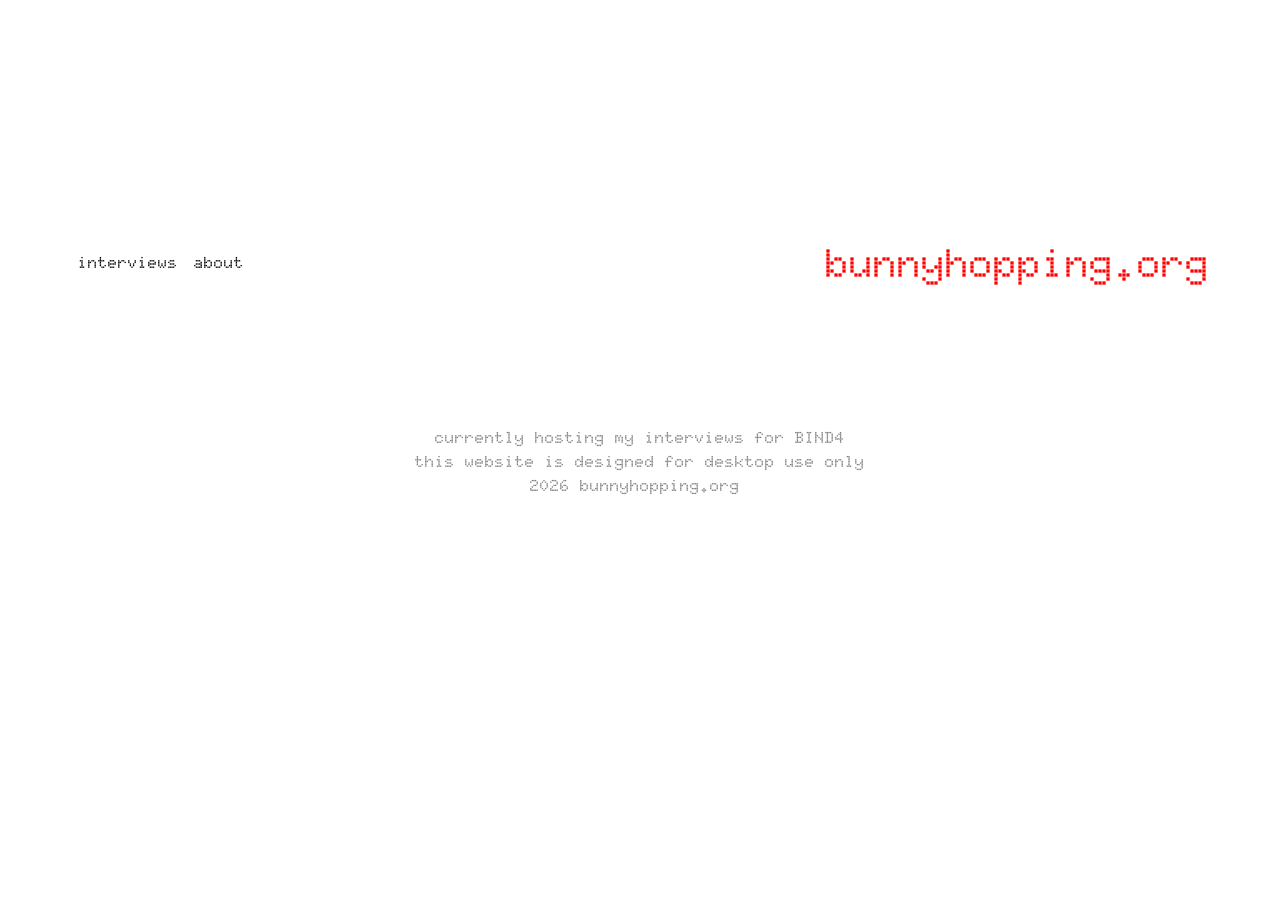
<file: index.html>
<!doctype html>
<html>
<head>
    <meta charset="utf-8">
    <meta name="keywords" content="">
    <meta name="description" content="">
    <meta name="viewport" content="width=device-width, initial-scale=1.0, viewport-fit=cover">
	<link rel="canonical" href="bunnyhopping.org/">
	<meta name="robots" content="index, follow">
    <link rel="shortcut icon" type="image/png" href="favicon.png">
    
	<link rel="stylesheet" type="text/css" href="./css/bootstrap.min.css?4234">
	<link rel="stylesheet" type="text/css" href="style.css?839">
	<link rel="stylesheet" type="text/css" href="./css/animate.min.css?7517">
	
    <title>Home</title>


    
<!-- Analytics -->
 
<!-- Analytics END -->
    
</head>
<body>

<!-- Preloader -->
<div id="page-loading-blocs-notifaction" class="page-preloader"></div>
<!-- Preloader END -->


<!-- Main container -->
<div class="page-container">
    
<!-- bloc-0 -->
<div class="bloc l-bloc " id="bloc-0">
	<div class="container bloc-lg">
		<div class="row">
			<div class="col-sm-10 offset-sm-1 col-md-8 offset-md-2 col-lg-6 offset-lg-3 text-start">
			</div>
		</div>
	</div>
</div>
<!-- bloc-0 END -->

<!-- bloc-0 -->
<div class="bloc l-bloc" id="bloc-0">
	<div class="container bloc-sm">
		<div class="row">
			<div class="col">
				<nav class="navbar navbar-light row navbar-expand-md nav-invert" role="navigation">
					<div class="container-fluid nav-invert">
						<button id="nav-toggle" type="button" class="ui-navbar-toggler navbar-toggler border-0 p-0" aria-expanded="false" aria-label="Toggle navigation" data-bs-toggle="collapse" data-bs-target=".navbar-13563">
							<span class="navbar-toggler-icon"><svg height="32" viewBox="0 0 32 32" width="32"><path class="svg-menu-icon" d="m2 9h28m-28 7h28m-28 7h28"></path></svg></span>
						</button>
						<div class="collapse navbar-collapse navbar-22941 navbar-13563">
								<ul class="site-navigation nav navbar-nav animated flash-hvr">
									<li class="nav-item">
										<a href="./interviews/" class="nav-link a-btn ltc-176">interviews</a>
									</li>
									<li class="nav-item">
										<a href="./about/" class="a-btn nav-link ltc-176">about</a>
									</li>
								</ul>
							</div><a class="navbar-brand me-0 link-style ltc-1931 flash-hvr animated flash animLoopInfinite animSpeed10 animDelay04" href="./" data-appear-anim-style="flash">bunnyhopping.org</a>
					</div>
				</nav>
			</div>
		</div>
	</div>
</div>
<!-- bloc-0 END -->

<!-- ScrollToTop Button -->
<button aria-label="Scroll to top button" class="bloc-button btn btn-d scrollToTop" onclick="scrollToTarget('1',this)"><svg xmlns="http://www.w3.org/2000/svg" width="22" height="22" viewBox="0 0 32 32"><path class="scroll-to-top-btn-icon" d="M30,22.656l-14-13-14,13"/></svg></button>
<!-- ScrollToTop Button END-->


<!-- bloc-6 -->
<div class="bloc l-bloc" id="bloc-6">
	<div class="container bloc-lg">
		<div class="row">
			<div class="col-sm-10 offset-sm-1 col-md-8 offset-md-2 col-lg-6 offset-lg-3 text-start">
				<p class="float-lg-none text-lg-center">
					currently hosting my interviews for BIND4<br>this website is designed for desktop use only<br>2026 bunnyhopping.org&nbsp;
				</p>
			</div>
		</div>
	</div>
</div>
<!-- bloc-6 END -->

</div>
<!-- Main container END -->
    


<!-- Additional JS -->
<script src="./js/bootstrap.bundle.min.js?9415"></script>
<script src="./js/blocs.min.js?3848"></script>
<script src="./js/lazysizes.min.js" defer></script><!-- Additional JS END -->


</body>
</html>
</file>
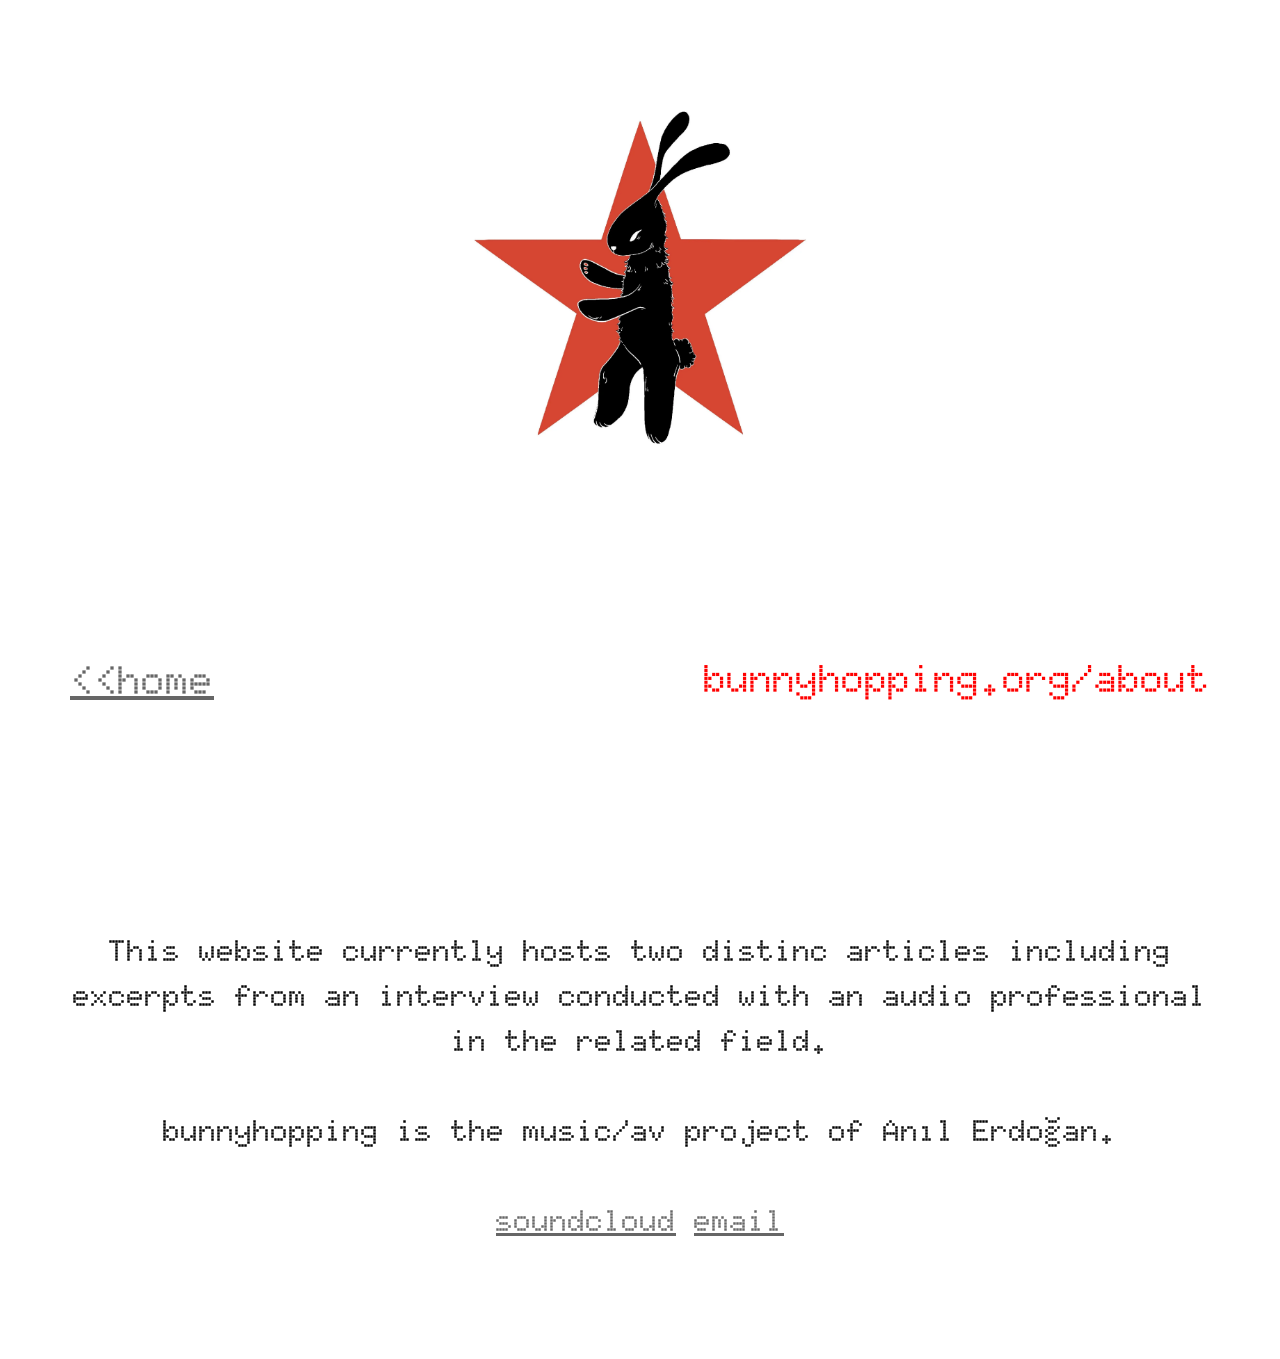
<file: about/index.html>
<!doctype html>
<html>
<head>
    <meta charset="utf-8">
    <meta name="keywords" content="">
    <meta name="description" content="">
    <meta name="viewport" content="width=device-width, initial-scale=1.0, viewport-fit=cover">
	<link rel="canonical" href="bunnyhopping.org/about/">
	<meta name="robots" content="index, follow">
    <link rel="shortcut icon" type="image/png" href="../favicon.png">
    
	<link rel="stylesheet" type="text/css" href="../css/bootstrap.min.css?4234">
	<link rel="stylesheet" type="text/css" href="../style.css?839">
	<link rel="stylesheet" type="text/css" href="../css/animate.min.css?7517">
	
    <title>interviews-1</title>


    
<!-- Analytics -->
 
<!-- Analytics END -->
    
</head>
<body data-clean-url="true">

<!-- Preloader -->
<div id="page-loading-blocs-notifaction" class="page-preloader"></div>
<!-- Preloader END -->


<!-- Main container -->
<div class="page-container">
    
<!-- bloc-2 -->
<div class="bloc l-bloc" id="bloc-2">
	<div class="container bloc-lg">
		<div class="row">
			<div class="col-sm-10 offset-sm-1 col-md-8 offset-md-2 col-lg-6 offset-lg-3 text-start">
				<picture><source type="image/webp" srcset="../img/lazyload-ph.png" data-srcset="../img/ae24cf04-b6c3-4321-89ae-37822fb67c73.webp, ../img/ae24cf04-b6c3-4321-89ae-37822fb67c73@2x.JPG.webp 2x"><img src="../img/lazyload-ph.png" data-src="../img/ae24cf04-b6c3-4321-89ae-37822fb67c73.JPG" class="img-fluid mx-auto d-block lazyload" data-srcset="../img/ae24cf04-b6c3-4321-89ae-37822fb67c73@2x.JPG 2x" alt="ae24cf04 b6c3 4321 89ae 37822fb67c73.JPG" width="356" height="23"></picture>
			</div>
		</div>
	</div>
</div>
<!-- bloc-2 END -->

<!-- bloc-3 -->
<div class="bloc l-bloc" id="bloc-3">
	<div class="container bloc-lg">
		<div class="row">
			<div class="col-md-9 order-md-1">
				<h2 class="mg-clear text-center text-md-end tc-1931 h2-bloc-3-style">
					bunnyhopping.org/about
				</h2>
			</div>
			<div class="align-self-center col-md-3">
				<h1 class="mb-4 h1-style">
					<a href="../">&lt;&lt;home</a><br>
				</h1>
			</div>
		</div>
	</div>
</div>
<!-- bloc-3 END -->

<!-- bloc-9 -->
<div class="bloc l-bloc" id="bloc-9">
	<div class="container bloc-lg">
		<div class="row">
			<div class="col text-start">
				<p class="tc-176 text-lg-center p-3-style">
					This website currently hosts two distinc articles including excerpts from an interview conducted with an audio professional in the related field.<br><br>bunnyhopping is the music/av project of Anıl Erdoğan.<br><br><a href="soundcloud.com/bunnyhoppin">soundcloud</a> <a class="pt-lg-0" href="mailto:nejsayer@icloud.com">email</a><br>
				</p>
			</div>
		</div>
	</div>
</div>
<!-- bloc-9 END -->

<!-- bloc-4 -->
<div class="bloc l-bloc full-width-bloc" id="bloc-4">
	<div class="container bloc-no-padding">
		<div class="row g-0">
			<div class="order-md-0 col-md-12 col-lg-6 order-lg-1 offset-lg-0 text-lg-start">
			</div>
		</div>
	</div>
</div>
<!-- bloc-4 END -->

<!-- bloc-5 -->
<div class="bloc l-bloc full-width-bloc" id="bloc-5">
	<div class="container bloc-no-padding">
		<div class="row g-0">
			<div class="align-self-center offset-md-1 col-md-10 col-sm-10 offset-sm-1 offset-1 col-10 offset-lg-1 col-lg-10">
			</div>
		</div>
	</div>
</div>
<!-- bloc-5 END -->

<!-- ScrollToTop Button -->
<button aria-label="Scroll to top button" class="bloc-button btn btn-d scrollToTop" onclick="scrollToTarget('1',this)"><svg xmlns="http://www.w3.org/2000/svg" width="22" height="22" viewBox="0 0 32 32"><path class="scroll-to-top-btn-icon" d="M30,22.656l-14-13-14,13"/></svg></button>
<!-- ScrollToTop Button END-->


</div>
<!-- Main container END -->
    


<!-- Additional JS -->
<script src="../js/bootstrap.bundle.min.js?9415"></script>
<script src="../js/blocs.min.js?3848"></script>
<script src="../js/lazysizes.min.js" defer></script><!-- Additional JS END -->


</body>
</html>
</file>
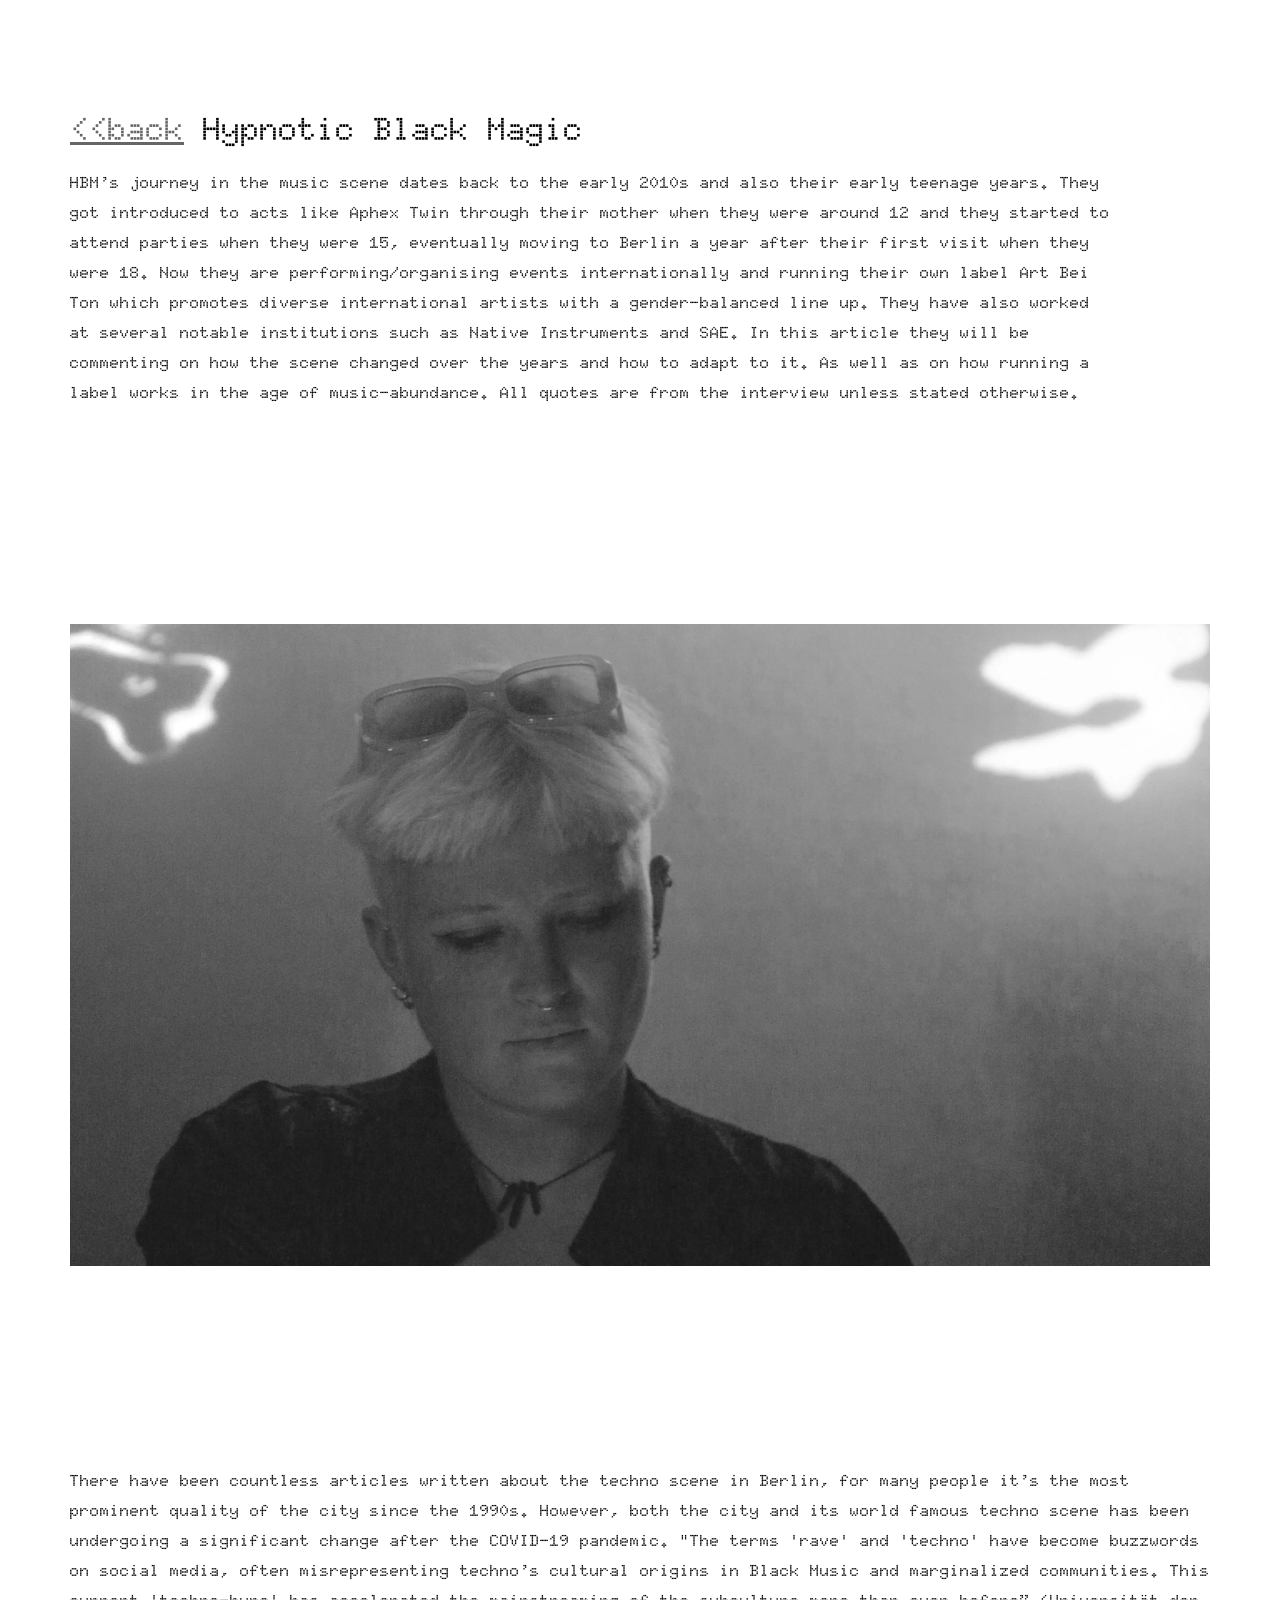
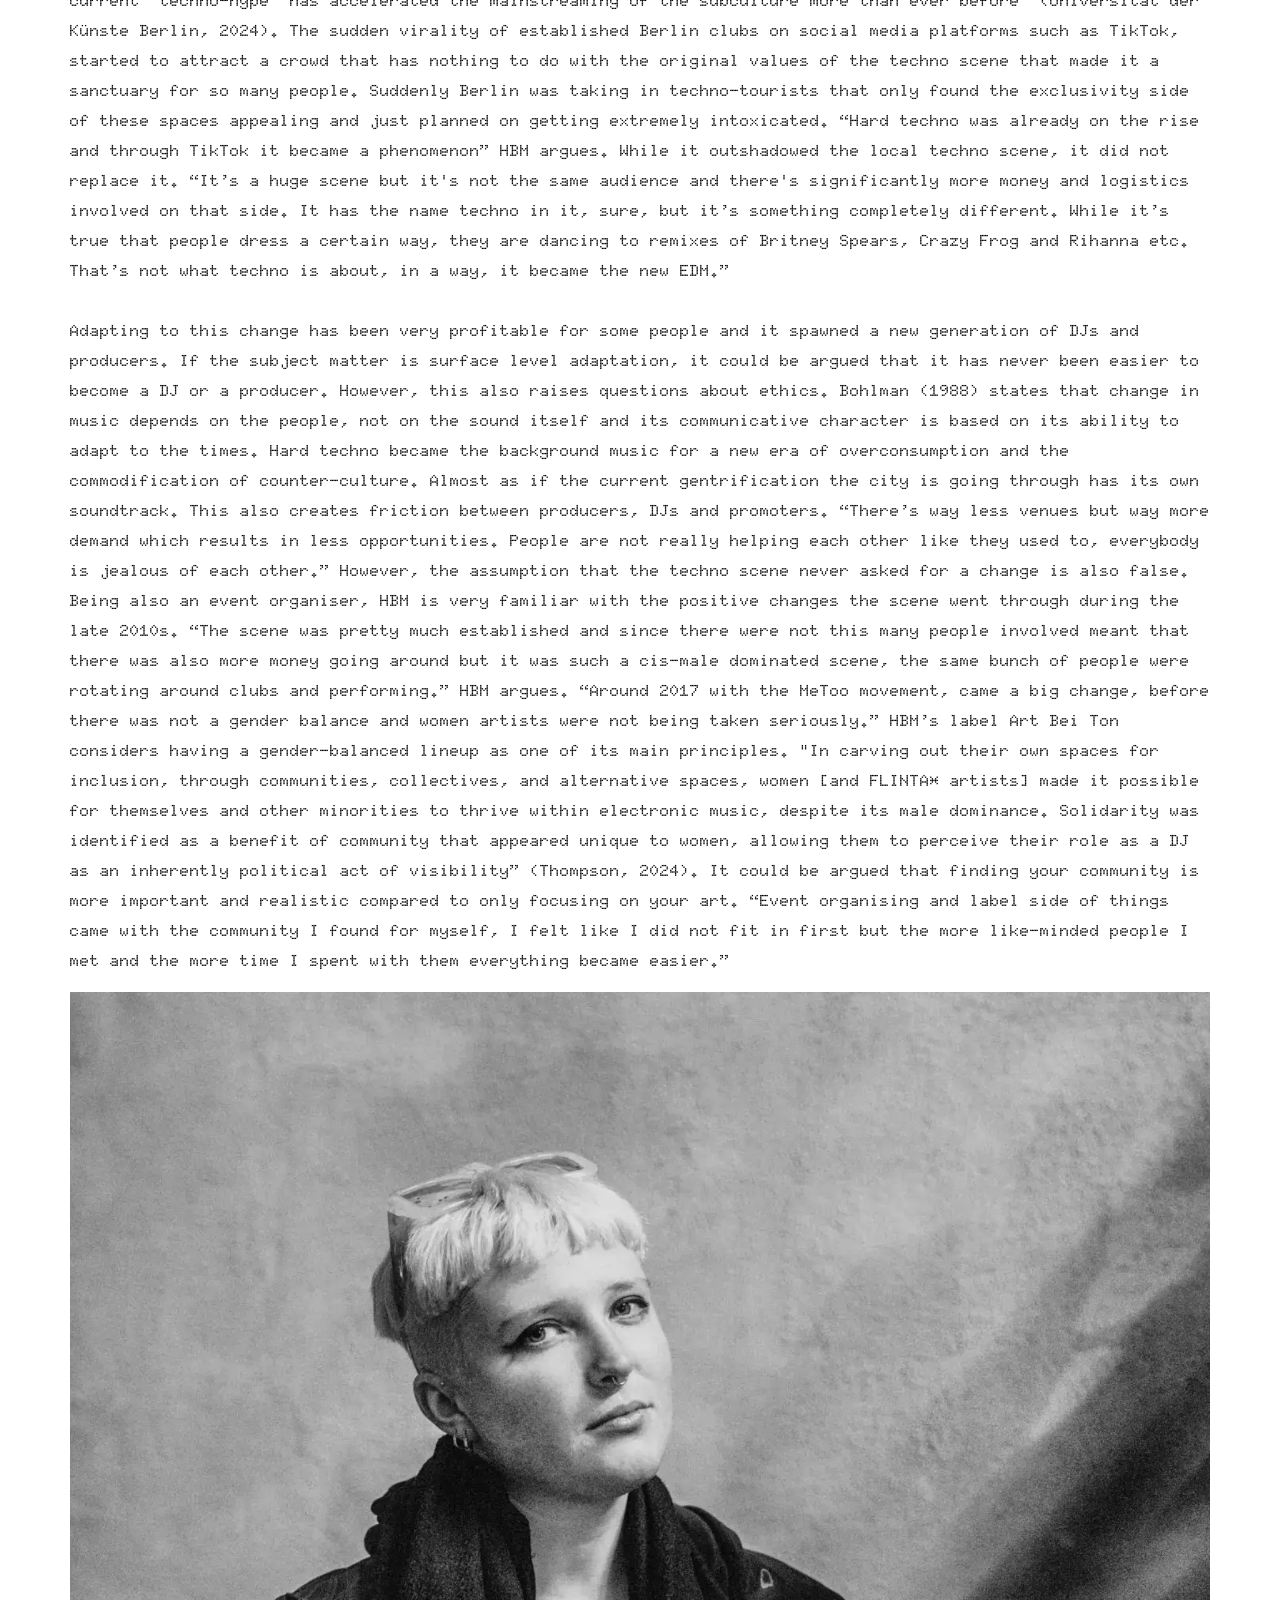
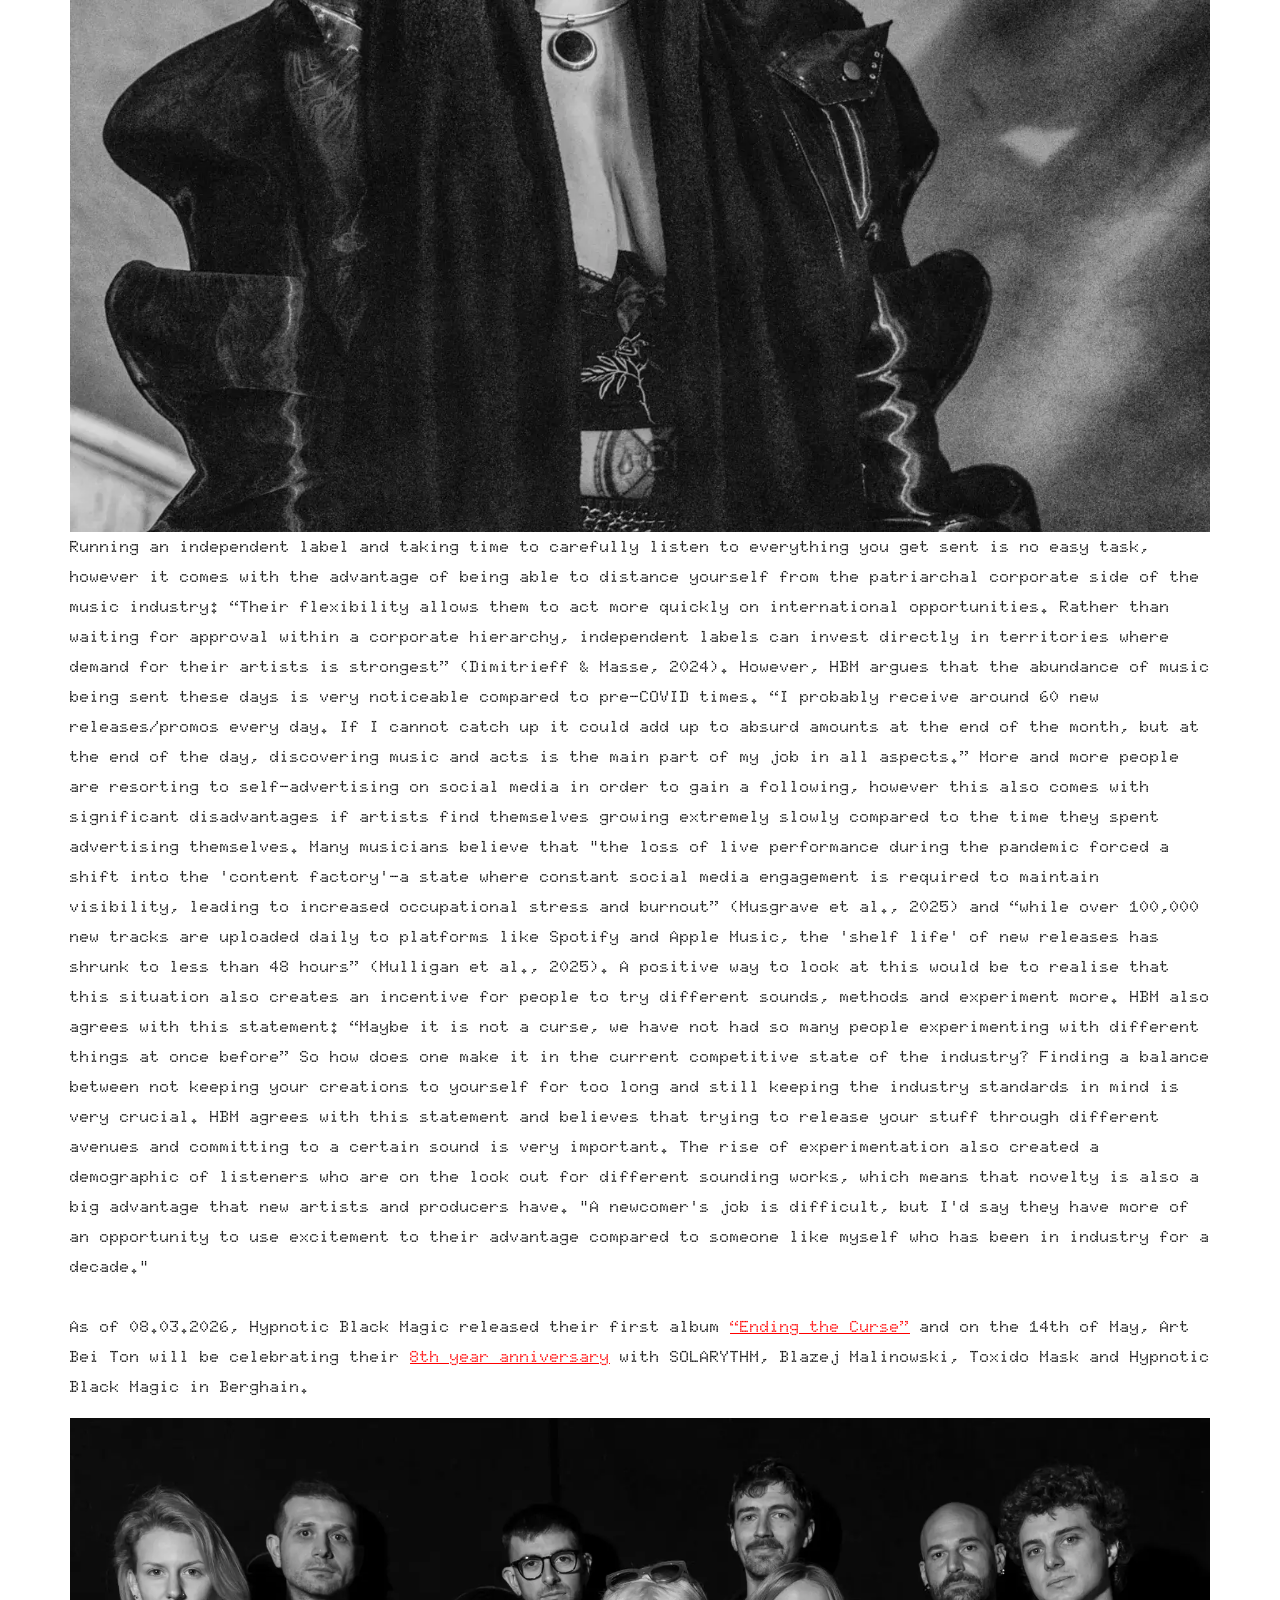
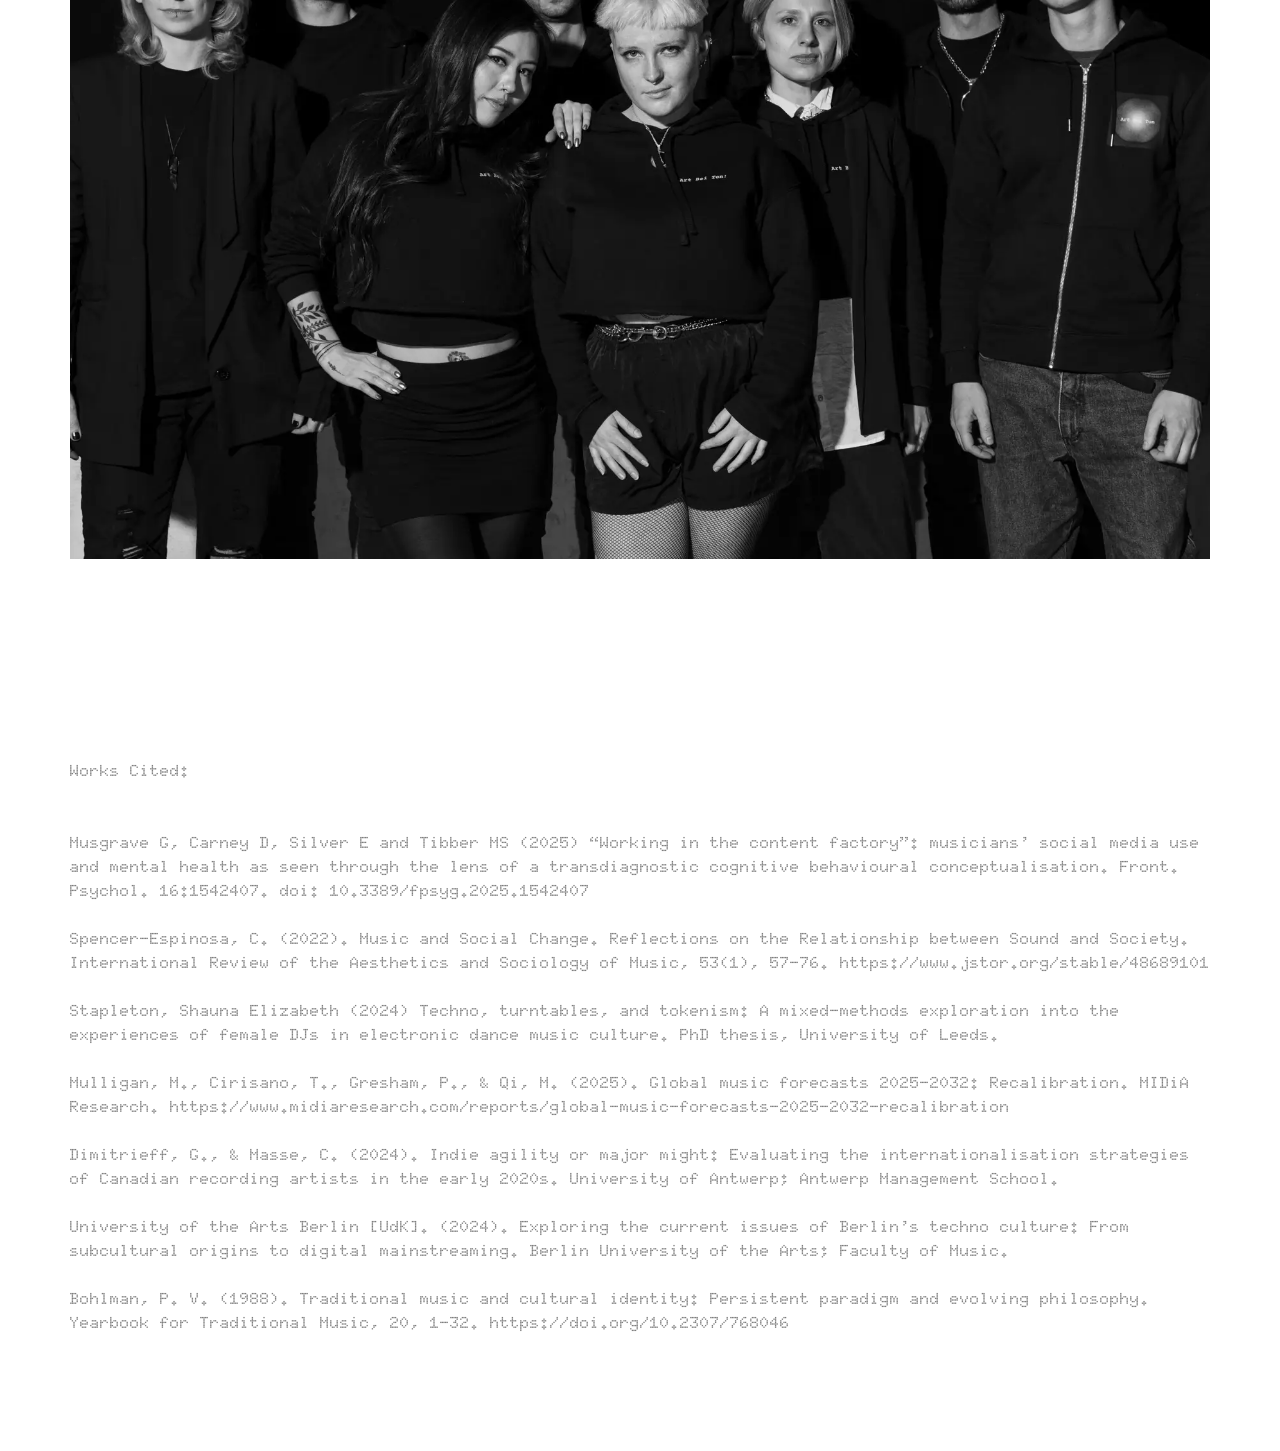
<file: int_apo/index.html>
<!doctype html>
<html>
<head>
    <meta charset="utf-8">
    <meta name="keywords" content="">
    <meta name="description" content="">
    <meta name="viewport" content="width=device-width, initial-scale=1.0, viewport-fit=cover">
	<link rel="canonical" href="bunnyhopping.org/int_apo/">
	<meta name="robots" content="index, follow">
    <link rel="shortcut icon" type="image/png" href="../favicon.png">
    
	<link rel="stylesheet" type="text/css" href="../css/bootstrap.min.css?4234">
	<link rel="stylesheet" type="text/css" href="../style.css?839">
	<link rel="stylesheet" type="text/css" href="../css/animate.min.css?7517">
	
    <title>int_apo</title>


    
<!-- Analytics -->
 
<!-- Analytics END -->
    
</head>
<body data-clean-url="true">

<!-- Preloader -->
<div id="page-loading-blocs-notifaction" class="page-preloader"></div>
<!-- Preloader END -->


<!-- Main container -->
<div class="page-container">
    
<!-- bloc-6 -->
<div class="bloc l-bloc" id="bloc-6">
	<div class="container bloc-lg">
		<div class="row">
			<div class="col-md-6 align-self-center col-lg-11">
				<h2 class="mg-md tc-176">
					<a href="../interviews/">&lt;&lt;back</a> Hypnotic Black Magic
				</h2>
				<p class="tc-176 text-lg-start p-bloc-6-style">
					HBM’s journey in the music scene dates back to the early 2010s and also their early teenage years. They got introduced to acts like Aphex Twin through their mother when they were around 12 and they started to attend parties when they were 15, eventually moving to Berlin a year after their first visit when they were 18. Now they are performing/organising events internationally and running their own label Art Bei Ton which promotes diverse international artists with a gender-balanced line up. They have also worked at several notable institutions such as Native Instruments and SAE. In this article they will be commenting on how the scene changed over the years and how to adapt to it. As well as on how running a label works in the age of music-abundance. All quotes are from the interview unless stated otherwise.<br>
				</p>
			</div>
		</div>
	</div>
</div>
<!-- bloc-6 END -->

<!-- bloc-10 -->
<div class="bloc l-bloc" id="bloc-10">
	<div class="container bloc-lg">
		<div class="row">
			<div class="col text-start">
				<picture><source type="image/webp" srcset="../img/lazyload-ph.png" data-srcset="../img/HBM.webp"><img src="../img/lazyload-ph.png" data-src="../img/HBM.jpg" class="img-fluid mx-auto d-block img-style_real lazyload" alt="HBM" width="1140" height="640"></picture>
			</div>
		</div>
	</div>
</div>
<!-- bloc-10 END -->

<!-- bloc-9 -->
<div class="bloc l-bloc" id="bloc-9">
	<div class="container bloc-lg">
		<div class="row">
			<div class="col text-start">
				<p class="tc-176 p-bloc-9-style">
					There have been countless articles written about the techno scene in Berlin, for many people it’s the most prominent quality of the city since the 1990s. However, both the city and its world famous techno scene has been undergoing a significant change after the COVID-19 pandemic. "The terms 'rave' and 'techno' have become buzzwords on social media, often misrepresenting techno’s cultural origins in Black Music and marginalized communities. This current 'techno-hype' has accelerated the mainstreaming of the subculture more than ever before” (Universität der Künste Berlin, 2024). The sudden virality of established Berlin clubs on social media platforms such as TikTok, started to attract a crowd that has nothing to do with the original values of the techno scene that made it a sanctuary for so many people. Suddenly Berlin was taking in techno-tourists that only found the exclusivity side of these spaces appealing and just planned on getting extremely intoxicated. “Hard techno was already on the rise and through TikTok it became a phenomenon” HBM argues. While it outshadowed the local techno scene, it did not replace it. “It’s a huge scene but it's not the same audience and there's significantly more money and logistics involved on that side. It has the name techno in it, sure, but it’s something completely different. While it’s true that people dress a certain way, they are dancing to remixes of Britney Spears, Crazy Frog and Rihanna etc. That’s not what techno is about, in a way, it became the new EDM.”<br><br>Adapting to this change has been very profitable for some people and it spawned a new generation of DJs and producers. If the subject matter is surface level adaptation, it could be argued that it has never been easier to become a DJ or a producer. However, this also raises questions about ethics. Bohlman (1988) states that change in music depends on the people, not on the sound itself and its communicative character is based on its ability to adapt to the times. Hard techno became the background music for a new era of overconsumption and the commodification of counter-culture. Almost as if the current gentrification the city is going through has its own soundtrack. This also creates friction between producers, DJs and promoters. “There’s way less venues but way more demand which results in less opportunities. People are not really helping each other like they used to, everybody is jealous of each other.” However, the assumption that the techno scene never asked for a change is also false. Being also an event organiser, HBM is very familiar with the positive changes the scene went through during the late 2010s. “The scene was pretty much established and since there were not this many people involved meant that there was also more money going around but it was such a cis-male dominated scene, the same bunch of people were rotating around clubs and performing.” HBM argues. “Around 2017 with the MeToo movement, came a big change, before there was not a gender balance and women artists were not being taken seriously.” HBM’s label Art Bei Ton considers having a gender-balanced lineup as one of its main principles. "In carving out their own spaces for inclusion, through communities, collectives, and alternative spaces, women [and FLINTA* artists] made it possible for themselves and other minorities to thrive within electronic music, despite its male dominance. Solidarity was identified as a benefit of community that appeared unique to women, allowing them to perceive their role as a DJ as an inherently political act of visibility” (Thompson, 2024). It could be argued that finding your community is more important and realistic compared to only focusing on your art. “Event organising and label side of things came with the community I found for myself, I felt like I did not fit in first but the more like-minded people I met and the more time I spent with them everything became easier.”<br>
				</p><picture><source type="image/webp" srcset="../img/lazyload-ph.png" data-srcset="../img/apo%202.webp"><img src="../img/lazyload-ph.png" data-src="../img/apo%202.jpg" class="img-fluid mx-auto d-block img-5-style lazyload" alt="apo%202" width="1140" height="350"></picture>
				<p class="tc-176 p-7-style">
					Running an independent label and taking time to carefully listen to everything you get sent is no easy task, however it comes with the advantage of being able to distance yourself from the patriarchal corporate side of the music industry: “Their flexibility allows them to act more quickly on international opportunities. Rather than waiting for approval within a corporate hierarchy, independent labels can invest directly in territories where demand for their artists is strongest” (Dimitrieff & Masse, 2024). However, HBM argues that the abundance of music being sent these days is very noticeable compared to pre-COVID times. “I probably receive around 60 new releases/promos every day. If I cannot catch up it could add up to absurd amounts at the end of the month, but at the end of the day, discovering music and acts is the main part of my job in all aspects.” More and more people are resorting to self-advertising on social media in order to gain a following, however this also comes with significant disadvantages if artists find themselves growing extremely slowly compared to the time they spent advertising themselves. Many musicians believe that "the loss of live performance during the pandemic forced a shift into the 'content factory'—a state where constant social media engagement is required to maintain visibility, leading to increased occupational stress and burnout” (Musgrave et al., 2025) and “while over 100,000 new tracks are uploaded daily to platforms like Spotify and Apple Music, the 'shelf life' of new releases has shrunk to less than 48 hours” (Mulligan et al., 2025). A positive way to look at this would be to realise that this situation also creates an incentive for people to try different sounds, methods and experiment more. HBM also agrees with this statement: “Maybe it is not a curse, we have not had so many people experimenting with different things at once before” So how does one make it in the current competitive state of the industry? Finding a balance between not keeping your creations to yourself for too long and still keeping the industry standards in mind is very crucial. HBM agrees with this statement and believes that trying to release your stuff through different avenues and committing to a certain sound is very important. The rise of experimentation also created a demographic of listeners who are on the look out for different sounding works, which means that novelty is also a big advantage that new artists and producers have. "A newcomer's job is difficult, but I'd say they have more of an opportunity to use excitement to their advantage compared to someone like myself who has been in industry for a decade."<br><br>As of 08.03.2026, Hypnotic Black Magic released their first album <a class="ltc-1931" href="https://artbeiton.bandcamp.com/album/hypnotic-black-magic-ending-the-curse" target="_blank">“Ending the Curse”</a> and on the 14th of May, Art Bei Ton will be celebrating their <a class="ltc-1931" href="https://ra.co/events/2403673" target="_blank">8th year anniversary</a> with SOLARYTHM, Blazej Malinowski, Toxido Mask and Hypnotic Black Magic in Berghain.<br>
				</p><picture><source type="image/webp" srcset="../img/lazyload-ph.png" data-srcset="../img/abt.webp"><img src="../img/lazyload-ph.png" data-src="../img/abt.jpg" class="img-fluid mx-auto d-block img-bloc-9-style lazyload" alt="abt" width="1140" height="904"></picture>
			</div>
		</div>
	</div>
</div>
<!-- bloc-9 END -->

<!-- bloc-12 -->
<div class="bloc l-bloc" id="bloc-12">
	<div class="container bloc-lg">
		<div class="row">
			<div class="col text-start">
				<p>
					Works Cited:<br><br><br>Musgrave G, Carney D, Silver E and Tibber MS (2025) “Working in the content factory”: musicians’ social media use and mental health as seen through the lens of a transdiagnostic cognitive behavioural conceptualisation. Front. Psychol. 16:1542407. doi: 10.3389/fpsyg.2025.1542407<br><br>Spencer-Espinosa, C. (2022). Music and Social Change. Reflections on the Relationship between Sound and Society. International Review of the Aesthetics and Sociology of Music, 53(1), 57–76. https://www.jstor.org/stable/48689101<br><br>Stapleton, Shauna Elizabeth (2024) Techno, turntables, and tokenism: A mixed-methods exploration into the experiences of female DJs in electronic dance music culture. PhD thesis, University of Leeds.<br><br>Mulligan, M., Cirisano, T., Gresham, P., & Qi, M. (2025). Global music forecasts 2025–2032: Recalibration. MIDiA Research. https://www.midiaresearch.com/reports/global-music-forecasts-2025-2032-recalibration<br><br>Dimitrieff, G., & Masse, C. (2024). Indie agility or major might: Evaluating the internationalisation strategies of Canadian recording artists in the early 2020s. University of Antwerp; Antwerp Management School. <br><br>University of the Arts Berlin [UdK]. (2024). Exploring the current issues of Berlin’s techno culture: From subcultural origins to digital mainstreaming. Berlin University of the Arts; Faculty of Music.<br><br>Bohlman, P. V. (1988). Traditional music and cultural identity: Persistent paradigm and evolving philosophy. Yearbook for Traditional Music, 20, 1–32. https://doi.org/10.2307/768046<br>
				</p>
			</div>
		</div>
	</div>
</div>
<!-- bloc-12 END -->

<!-- ScrollToTop Button -->
<button aria-label="Scroll to top button" class="bloc-button btn btn-d scrollToTop" onclick="scrollToTarget('1',this)"><svg xmlns="http://www.w3.org/2000/svg" width="22" height="22" viewBox="0 0 32 32"><path class="scroll-to-top-btn-icon" d="M30,22.656l-14-13-14,13"/></svg></button>
<!-- ScrollToTop Button END-->


</div>
<!-- Main container END -->
    


<!-- Additional JS -->
<script src="../js/bootstrap.bundle.min.js?9415"></script>
<script src="../js/blocs.min.js?3848"></script>
<script src="../js/lazysizes.min.js" defer></script><!-- Additional JS END -->


</body>
</html>
</file>
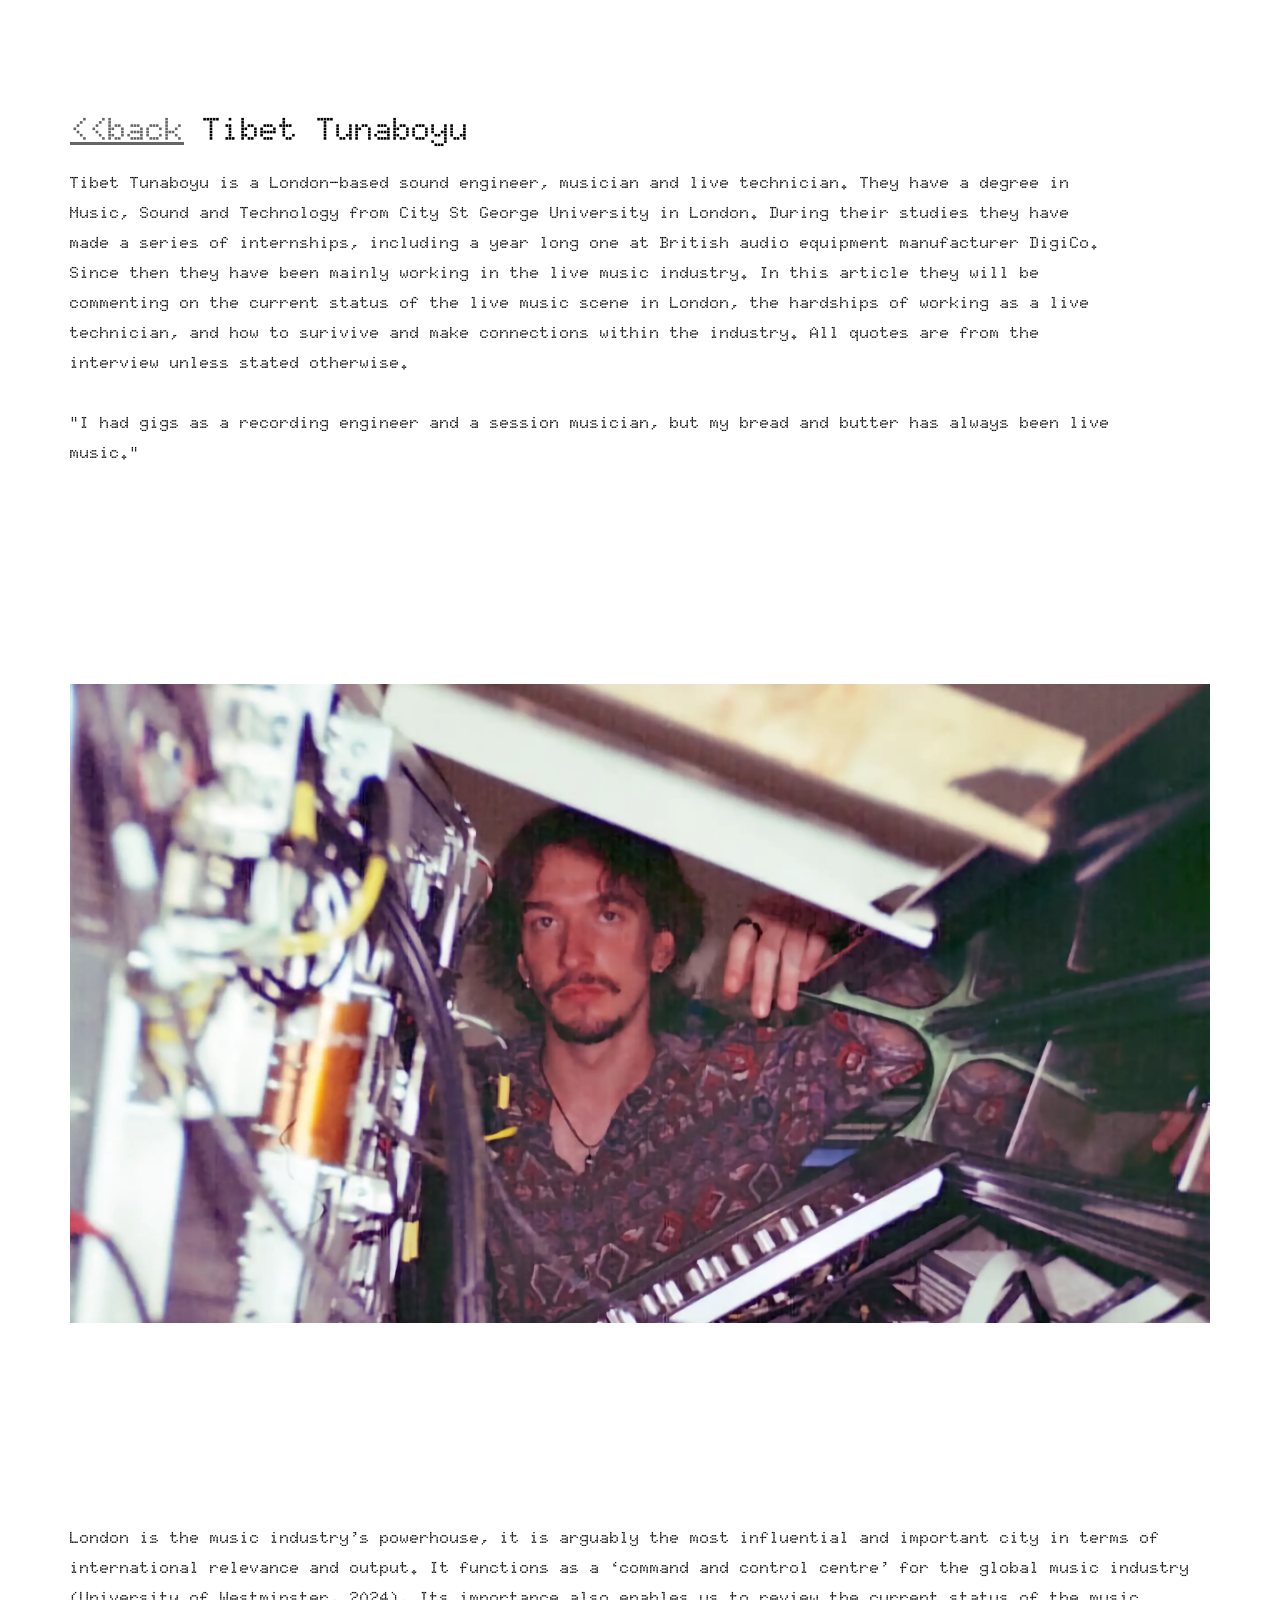
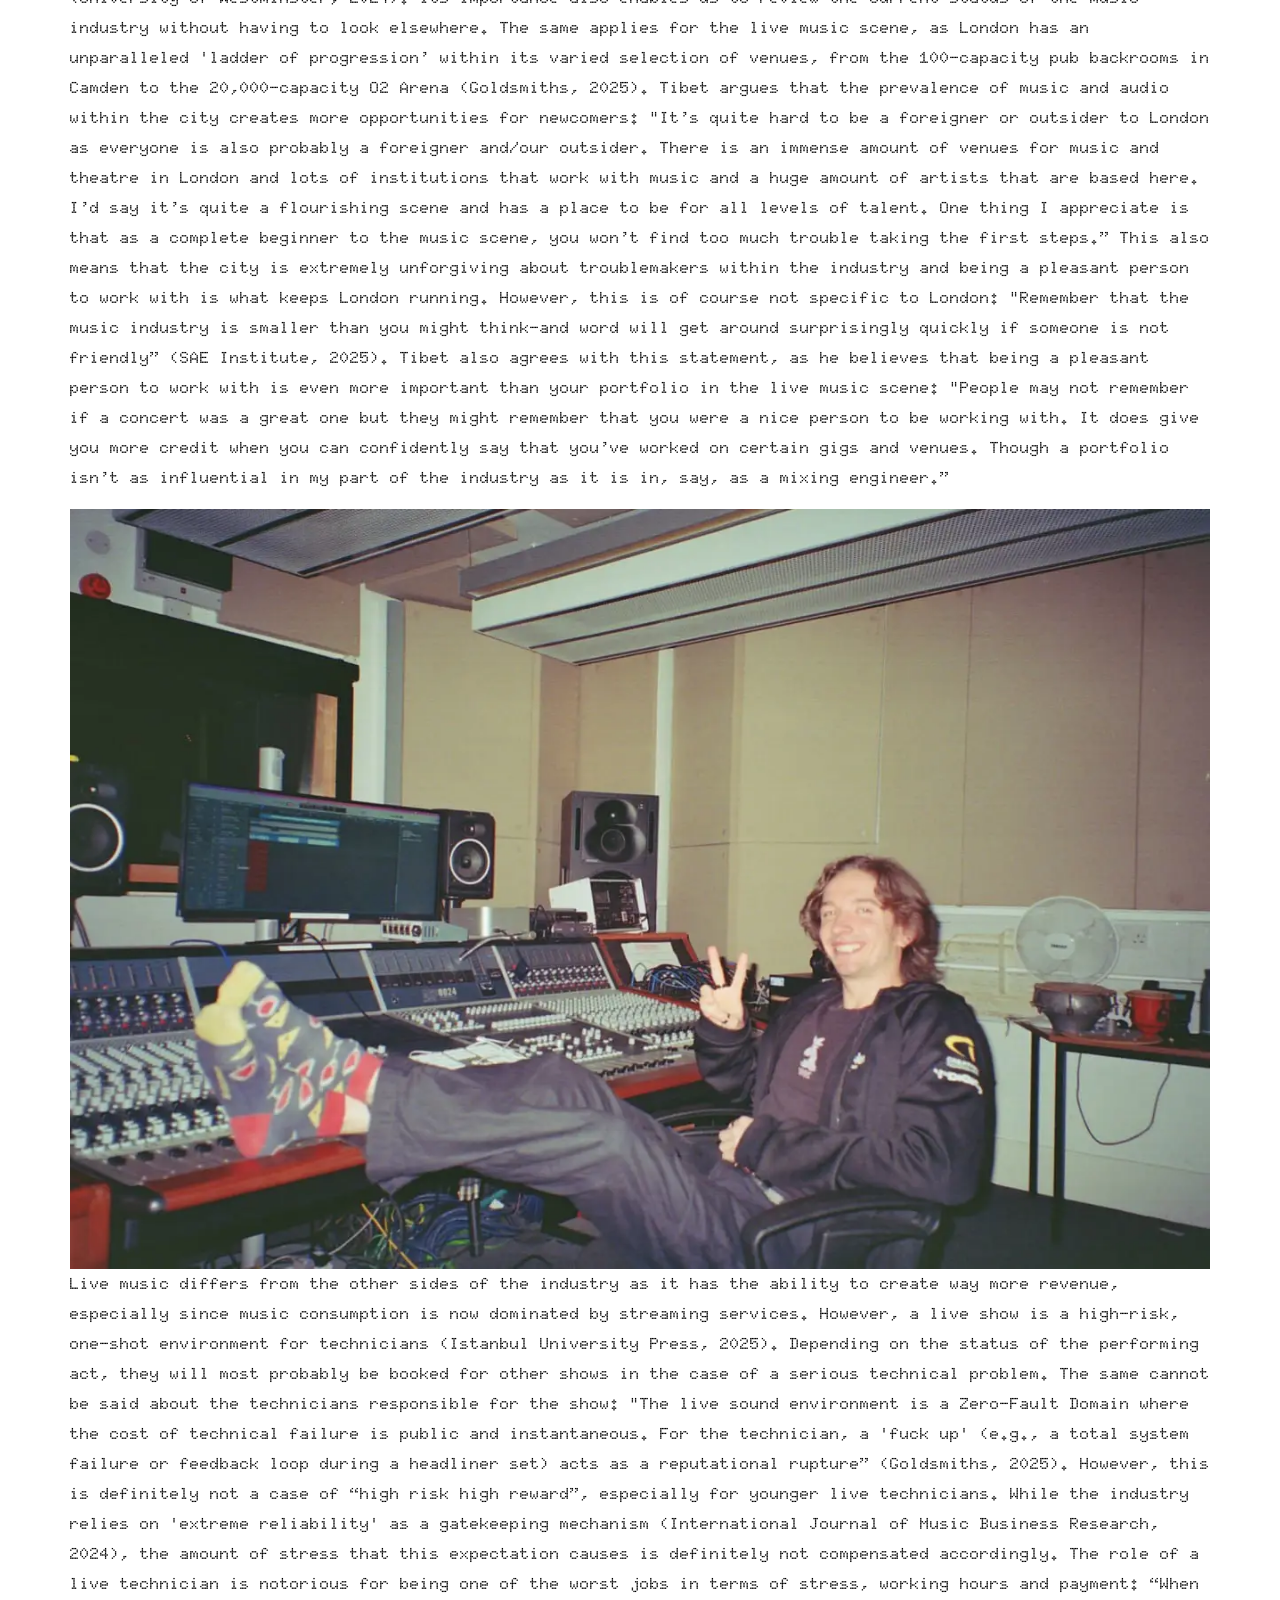
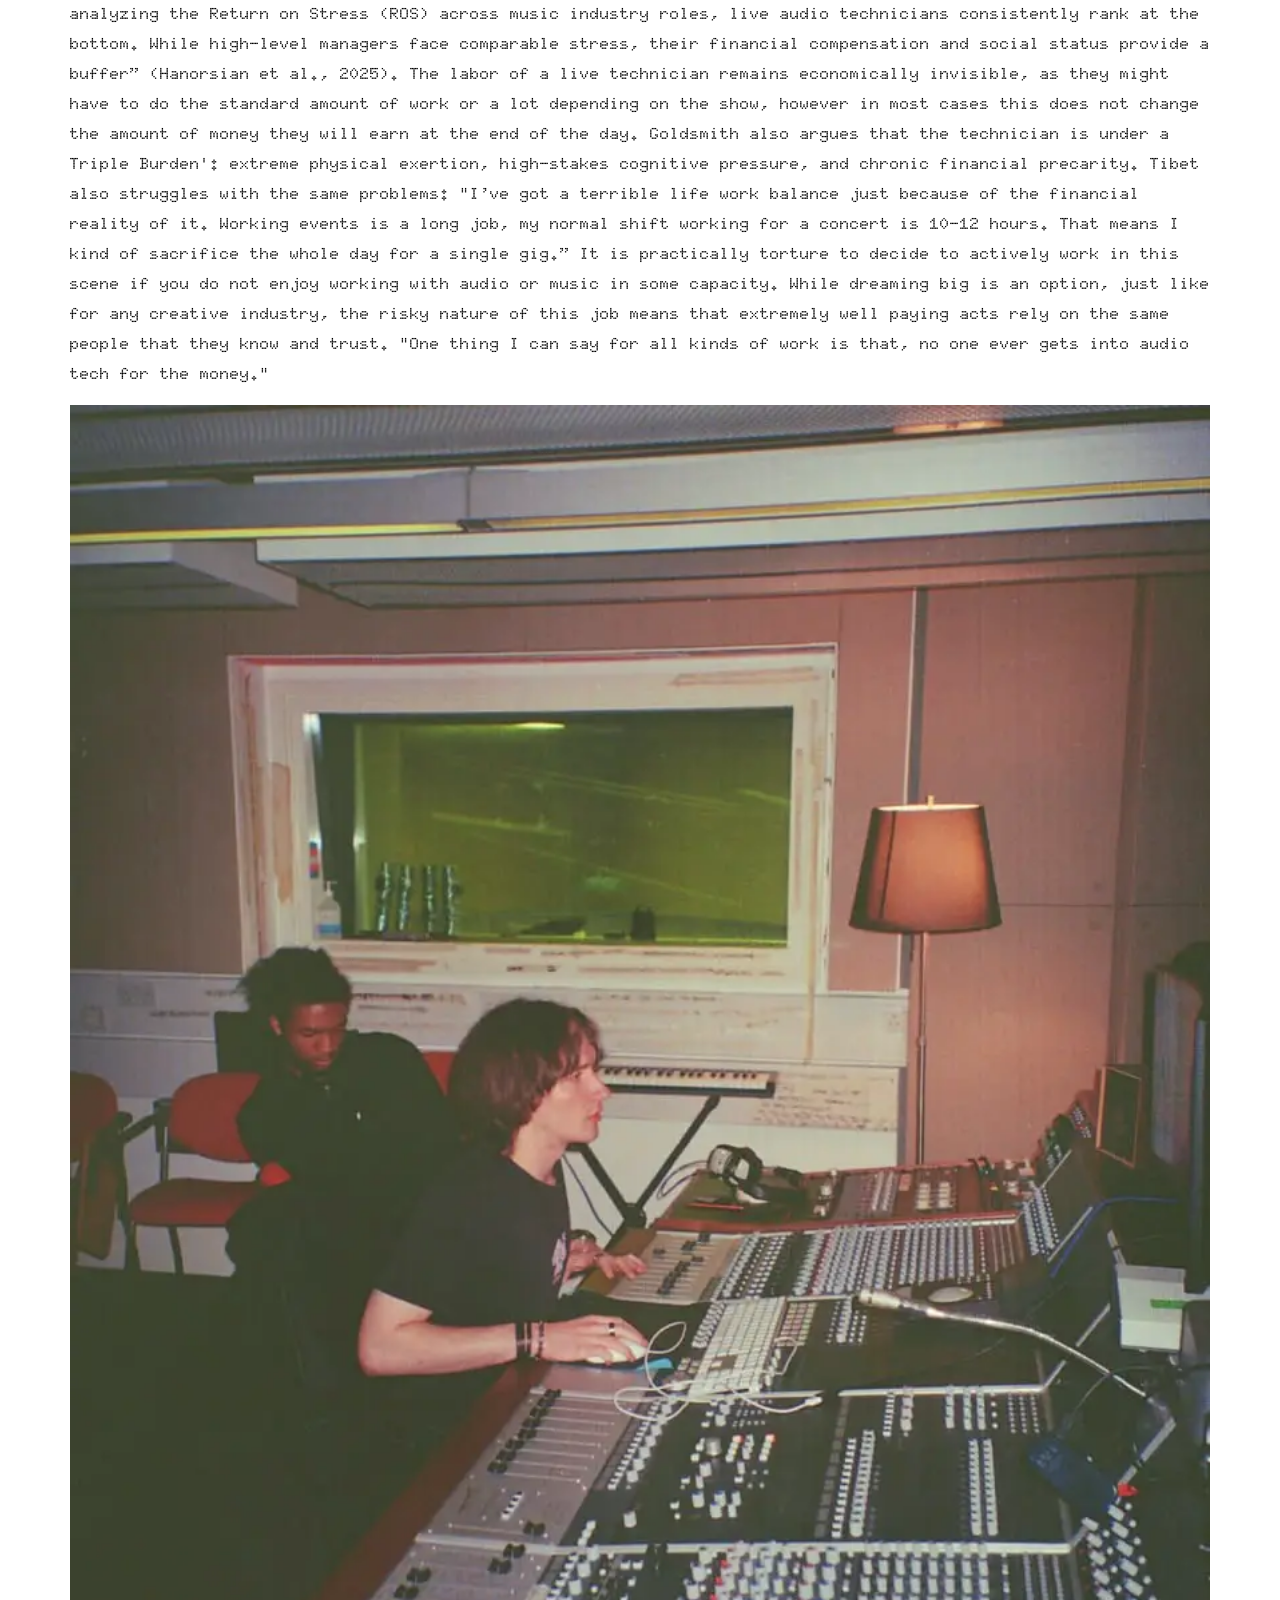
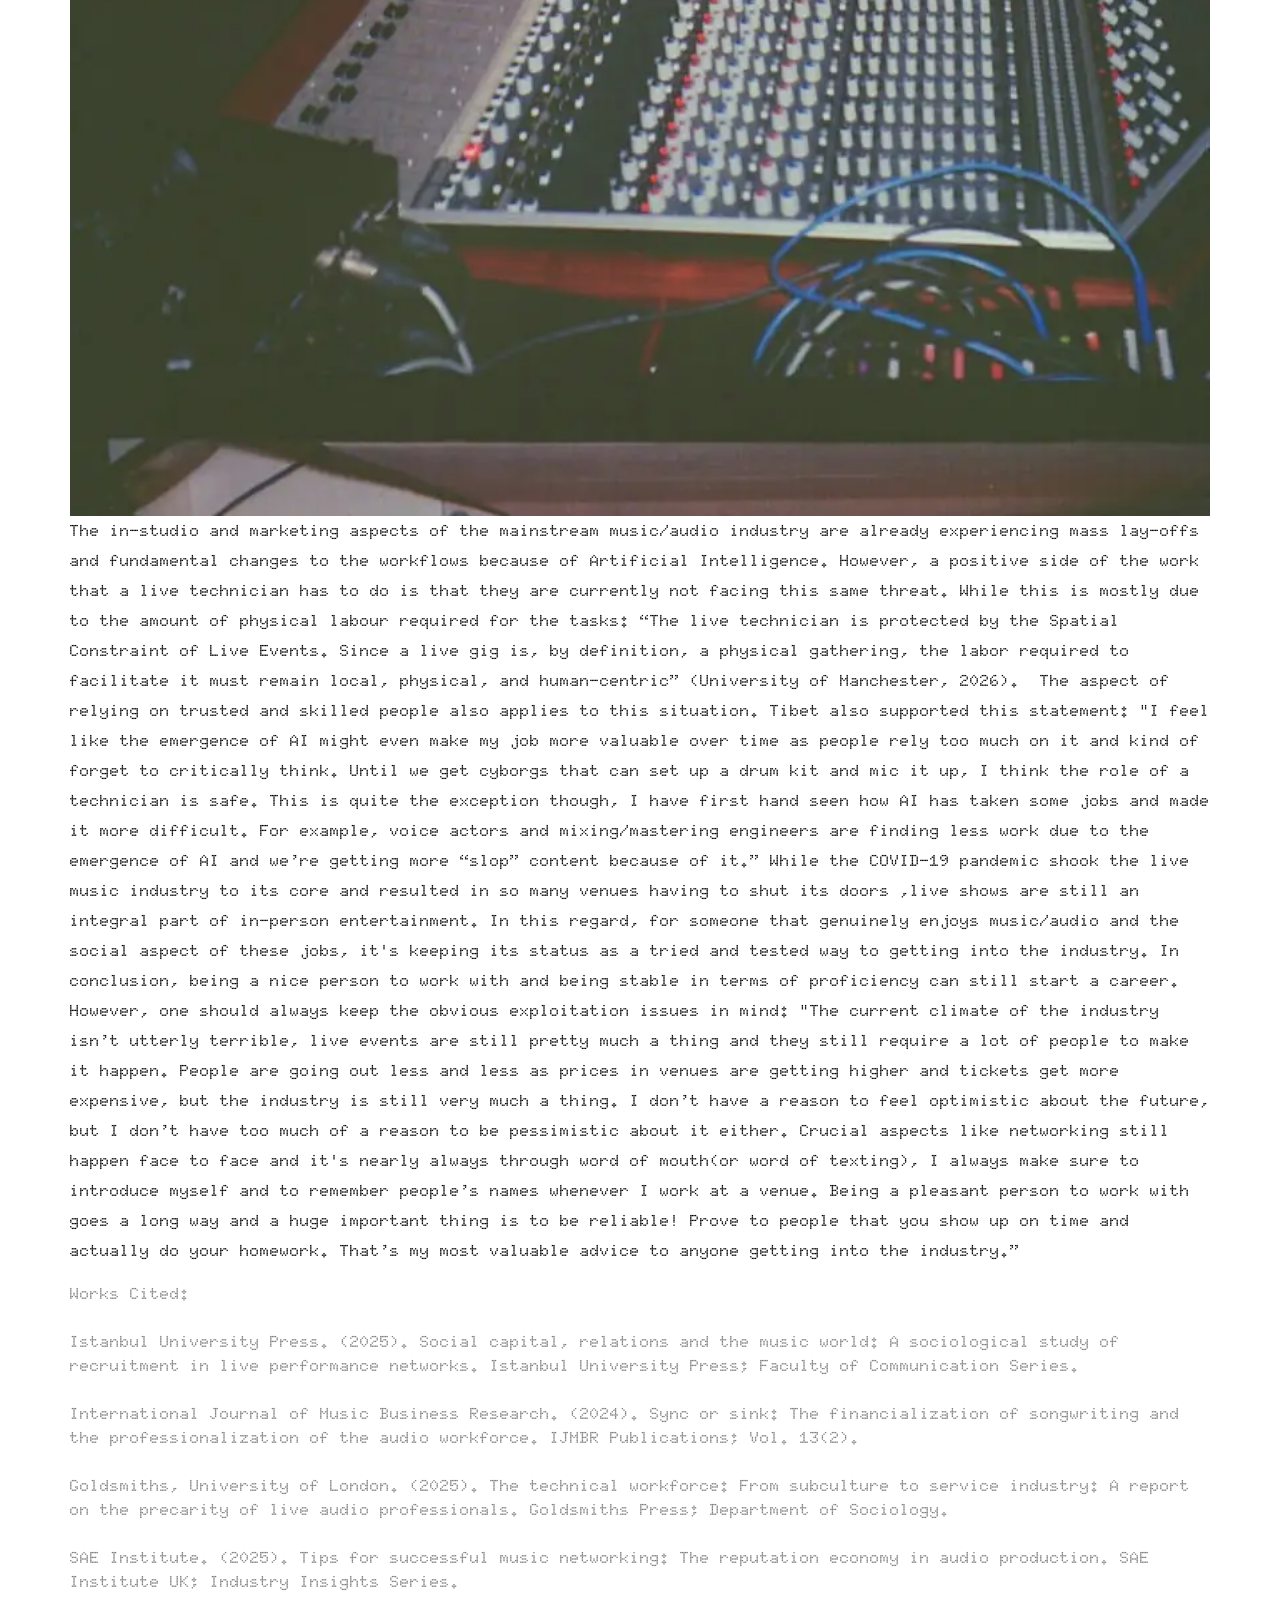
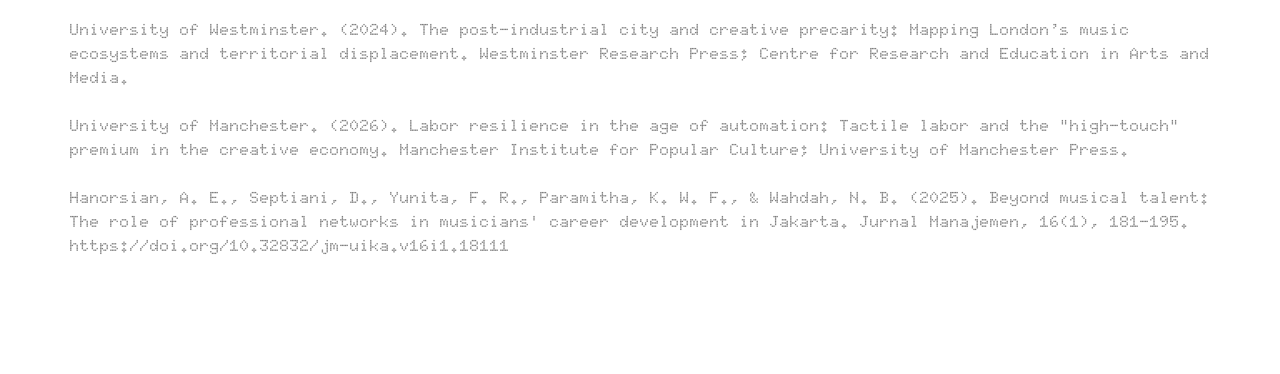
<file: int_tibet/index.html>
<!doctype html>
<html>
<head>
    <meta charset="utf-8">
    <meta name="keywords" content="">
    <meta name="description" content="">
    <meta name="viewport" content="width=device-width, initial-scale=1.0, viewport-fit=cover">
	<link rel="canonical" href="bunnyhopping.org/int_tibet/">
	<meta name="robots" content="index, follow">
    <link rel="shortcut icon" type="image/png" href="../favicon.png">
    
	<link rel="stylesheet" type="text/css" href="../css/bootstrap.min.css?4234">
	<link rel="stylesheet" type="text/css" href="../style.css?839">
	<link rel="stylesheet" type="text/css" href="../css/animate.min.css?7517">
	
    <title>int_tibet</title>


    
<!-- Analytics -->
 
<!-- Analytics END -->
    
</head>
<body data-clean-url="true">

<!-- Preloader -->
<div id="page-loading-blocs-notifaction" class="page-preloader"></div>
<!-- Preloader END -->


<!-- Main container -->
<div class="page-container">
    
<!-- bloc-6 -->
<div class="bloc l-bloc" id="bloc-6">
	<div class="container bloc-lg">
		<div class="row">
			<div class="col-md-6 align-self-center col-lg-11">
				<h2 class="mg-md tc-176">
					<a href="../interviews/">&lt;&lt;back</a> Tibet Tunaboyu
				</h2>
				<p class="p-3-bloc-6-style tc-176">
					Tibet Tunaboyu is a London-based sound engineer, musician and live technician. They have a degree in Music, Sound and Technology from City St George University in London. During their studies they have made a series of internships, including a year long one at British audio equipment manufacturer DigiCo. Since then they have been mainly working in the live music industry. In this article they will be commenting on the current status of the live music scene in London, the hardships of working as a live technician, and how to surivive and make connections within the industry. All quotes are from the interview unless stated otherwise.<br><br>"I had gigs as a recording engineer and a session musician, but my bread and butter has always been live music."
				</p>
			</div>
		</div>
	</div>
</div>
<!-- bloc-6 END -->

<!-- bloc-7 -->
<div class="bloc l-bloc" id="bloc-7">
	<div class="container bloc-lg">
		<div class="row">
			<div class="col text-start">
				<picture><source type="image/webp" srcset="../img/lazyload-ph.png" data-srcset="../img/tibet.webp"><img src="../img/lazyload-ph.png" data-src="../img/tibet.jpg" class="img-fluid mx-auto d-block img-bloc-7-style lazyload" alt="tibet" width="1140" height="672"></picture>
			</div>
		</div>
	</div>
</div>
<!-- bloc-7 END -->

<!-- bloc-7 -->
<div class="bloc l-bloc" id="bloc-7">
	<div class="container bloc-lg">
		<div class="row">
			<div class="col text-start">
				<p class="tc-176 p-bloc-7-style">
					London is the music industry’s powerhouse, it is arguably the most influential and important city in terms of international relevance and output. It functions as a ‘command and control centre’ for the global music industry (University of Westminster, 2024). Its importance also enables us to review the current status of the music industry without having to look elsewhere. The same applies for the live music scene, as London has an unparalleled 'ladder of progression’ within its varied selection of venues, from the 100-capacity pub backrooms in Camden to the 20,000-capacity O2 Arena (Goldsmiths, 2025). Tibet argues that the prevalence of music and audio within the city creates more opportunities for newcomers: "It’s quite hard to be a foreigner or outsider to London as everyone is also probably a foreigner and/our outsider. There is an immense amount of venues for music and theatre in London and lots of institutions that work with music and a huge amount of artists that are based here. I’d say it’s quite a flourishing scene and has a place to be for all levels of talent. One thing I appreciate is that as a complete beginner to the music scene, you won’t find too much trouble taking the first steps.” This also means that the city is extremely unforgiving about troublemakers within the industry and being a pleasant person to work with is what keeps London running. However, this is of course not specific to London: "Remember that the music industry is smaller than you might think—and word will get around surprisingly quickly if someone is not friendly” (SAE Institute, 2025). Tibet also agrees with this statement, as he believes that being a pleasant person to work with is even more important than your portfolio in the live music scene: "People may not remember if a concert was a great one but they might remember that you were a nice person to be working with. It does give you more credit when you can confidently say that you’ve worked on certain gigs and venues. Though a portfolio isn’t as influential in my part of the industry as it is in, say, as a mixing engineer.”<br>
				</p><picture><source type="image/webp" srcset="../img/lazyload-ph.png" data-srcset="../img/tibo3.webp"><img src="../img/lazyload-ph.png" data-src="../img/tibo3.JPG" class="img-fluid mx-auto d-block img-4-style lazyload" alt="tibo3.JPG" width="1140" height="336"></picture>
				<p class="p-5-style tc-176">
					Live music differs from the other sides of the industry as it has the ability to create way more revenue, especially since music consumption is now dominated by streaming services. However, a live show is a high-risk, one-shot environment for technicians (Istanbul University Press, 2025). Depending on the status of the performing act, they will most probably be booked for other shows in the case of a serious technical problem. The same cannot be said about the technicians responsible for the show: "The live sound environment is a Zero-Fault Domain where the cost of technical failure is public and instantaneous. For the technician, a 'fuck up' (e.g., a total system failure or feedback loop during a headliner set) acts as a reputational rupture” (Goldsmiths, 2025). However, this is definitely not a case of “high risk high reward”, especially for younger live technicians. While the industry relies on 'extreme reliability' as a gatekeeping mechanism (International Journal of Music Business Research, 2024), the amount of stress that this expectation causes is definitely not compensated accordingly. The role of a live technician is notorious for being one of the worst jobs in terms of stress, working hours and payment: “When analyzing the Return on Stress (ROS) across music industry roles, live audio technicians consistently rank at the bottom. While high-level managers face comparable stress, their financial compensation and social status provide a buffer” (Hanorsian et al., 2025). The labor of a live technician remains economically invisible, as they might have to do the standard amount of work or a lot depending on the show, however in most cases this does not change the amount of money they will earn at the end of the day. Goldsmith also argues that the technician is under a Triple Burden': extreme physical exertion, high-stakes cognitive pressure, and chronic financial precarity. Tibet also struggles with the same problems: "I’ve got a terrible life work balance just because of the financial reality of it. Working events is a long job, my normal shift working for a concert is 10-12 hours. That means I kind of sacrifice the whole day for a single gig.” It is practically torture to decide to actively work in this scene if you do not enjoy working with audio or music in some capacity. While dreaming big is an option, just like for any creative industry, the risky nature of this job means that extremely well paying acts rely on the same people that they know and trust. "One thing I can say for all kinds of work is that, no one ever gets into audio tech for the money."
				</p><picture><source type="image/webp" srcset="../img/lazyload-ph.png" data-srcset="../img/tibo2.webp"><img src="../img/lazyload-ph.png" data-src="../img/tibo2.JPG" class="img-fluid mx-auto d-block img-5-style lazyload" alt="tibo2.JPG" width="1140" height="336"></picture>
				<p class="p-6-style tc-176">
					The in-studio and marketing aspects of the mainstream music/audio industry are already experiencing mass lay-offs and fundamental changes to the workflows because of Artificial Intelligence. However, a positive side of the work that a live technician has to do is that they are currently not facing this same threat. While this is mostly due to the amount of physical labour required for the tasks: “The live technician is protected by the Spatial Constraint of Live Events. Since a live gig is, by definition, a physical gathering, the labor required to facilitate it must remain local, physical, and human-centric” (University of Manchester, 2026). &nbsp;The aspect of relying on trusted and skilled people also applies to this situation. Tibet also supported this statement: "I feel like the emergence of AI might even make my job more valuable over time as people rely too much on it and kind of forget to critically think. Until we get cyborgs that can set up a drum kit and mic it up, I think the role of a technician is safe. This is quite the exception though, I have first hand seen how AI has taken some jobs and made it more difficult. For example, voice actors and mixing/mastering engineers are finding less work due to the emergence of AI and we’re getting more “slop” content because of it.” While the COVID-19 pandemic shook the live music industry to its core and resulted in so many venues having to shut its doors ,live shows are still an integral part of in-person entertainment. In this regard, for someone that genuinely enjoys music/audio and the social aspect of these jobs, it's keeping its status as a tried and tested way to getting into the industry. In conclusion, being a nice person to work with and being stable in terms of proficiency can still start a career. However, one should always keep the obvious exploitation issues in mind: "The current climate of the industry isn’t utterly terrible, live events are still pretty much a thing and they still require a lot of people to make it happen. People are going out less and less as prices in venues are getting higher and tickets get more expensive, but the industry is still very much a thing. I don’t have a reason to feel optimistic about the future, but I don’t have too much of a reason to be pessimistic about it either. Crucial aspects like networking still happen face to face and it's nearly always through word of mouth(or word of texting), I always make sure to introduce myself and to remember people’s names whenever I work at a venue. Being a pleasant person to work with goes a long way and a huge important thing is to be reliable! Prove to people that you show up on time and actually do your homework. That’s my most valuable advice to anyone getting into the industry.”<br>
				</p>
				<p>
					Works Cited:<br><br>Istanbul University Press. (2025). Social capital, relations and the music world: A sociological study of recruitment in live performance networks. Istanbul University Press; Faculty of Communication Series.<br><br>International Journal of Music Business Research. (2024). Sync or sink: The financialization of songwriting and the professionalization of the audio workforce. IJMBR Publications; Vol. 13(2).<br><br>Goldsmiths, University of London. (2025). The technical workforce: From subculture to service industry: A report on the precarity of live audio professionals. Goldsmiths Press; Department of Sociology.<br><br>SAE Institute. (2025). Tips for successful music networking: The reputation economy in audio production. SAE Institute UK; Industry Insights Series.<br><br>University of Westminster. (2024). The post-industrial city and creative precarity: Mapping London’s music ecosystems and territorial displacement. Westminster Research Press; Centre for Research and Education in Arts and Media.<br><br>University of Manchester. (2026). Labor resilience in the age of automation: Tactile labor and the "high-touch" premium in the creative economy. Manchester Institute for Popular Culture; University of Manchester Press.<br><br>Hanorsian, A. E., Septiani, D., Yunita, F. R., Paramitha, K. W. F., & Wahdah, N. B. (2025). Beyond musical talent: The role of professional networks in musicians' career development in Jakarta. Jurnal Manajemen, 16(1), 181-195. https://doi.org/10.32832/jm-uika.v16i1.18111<br>
				</p>
			</div>
		</div>
	</div>
</div>
<!-- bloc-7 END -->

<!-- ScrollToTop Button -->
<button aria-label="Scroll to top button" class="bloc-button btn btn-d scrollToTop" onclick="scrollToTarget('1',this)"><svg xmlns="http://www.w3.org/2000/svg" width="22" height="22" viewBox="0 0 32 32"><path class="scroll-to-top-btn-icon" d="M30,22.656l-14-13-14,13"/></svg></button>
<!-- ScrollToTop Button END-->


</div>
<!-- Main container END -->
    


<!-- Additional JS -->
<script src="../js/bootstrap.bundle.min.js?9415"></script>
<script src="../js/blocs.min.js?3848"></script>
<script src="../js/lazysizes.min.js" defer></script><!-- Additional JS END -->


</body>
</html>
</file>
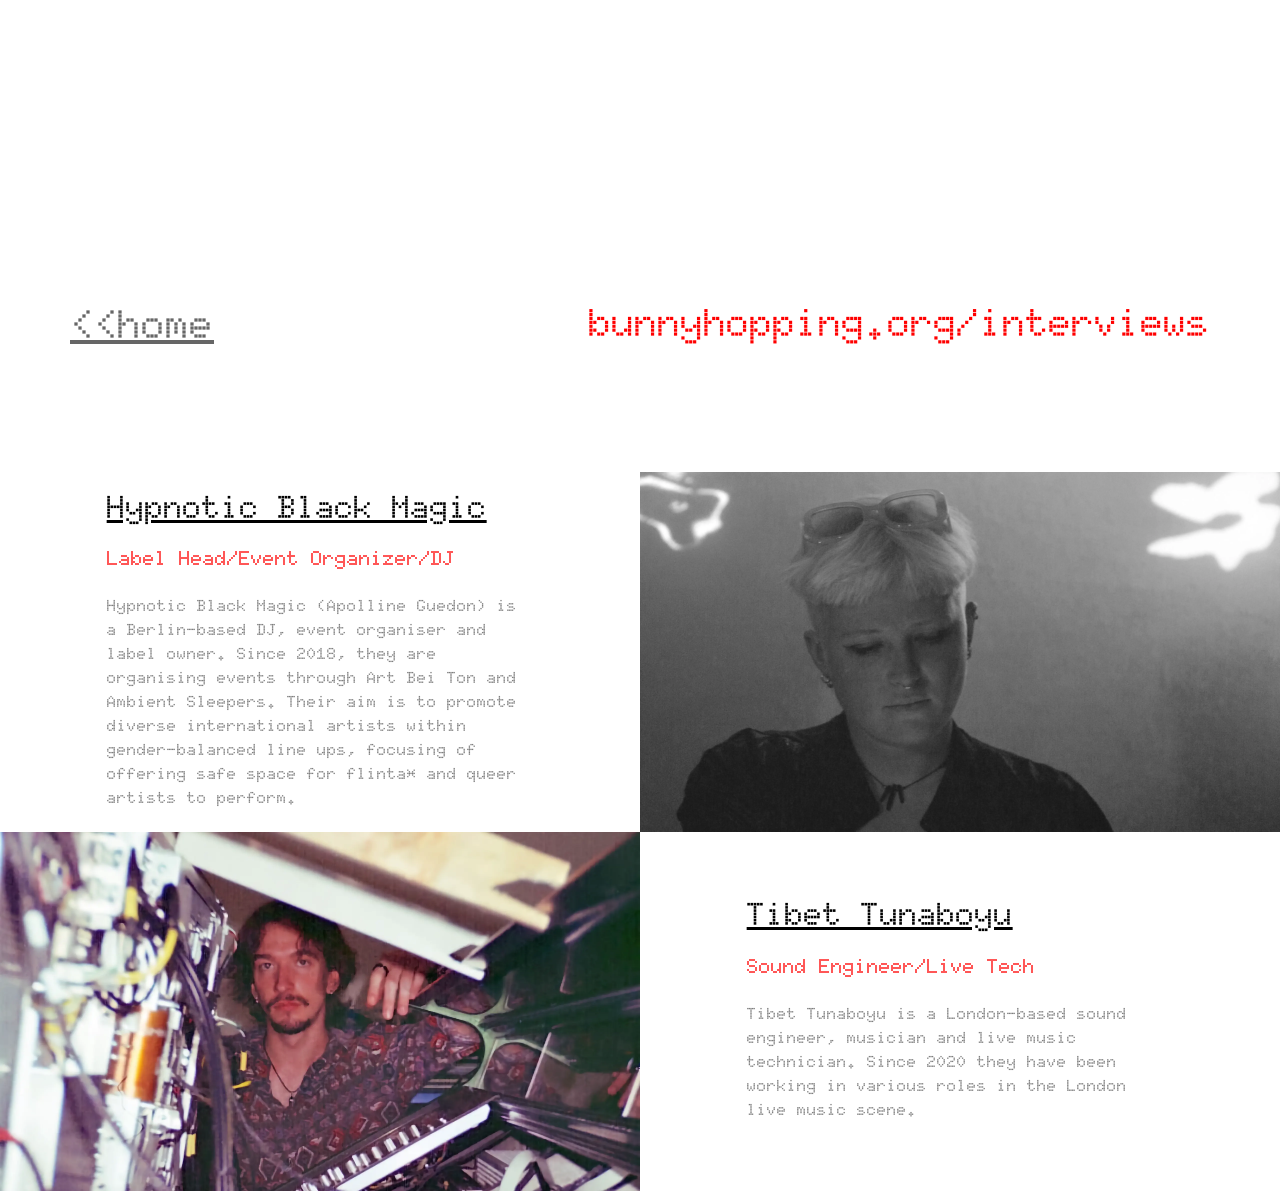
<file: interviews/index.html>
<!doctype html>
<html>
<head>
    <meta charset="utf-8">
    <meta name="keywords" content="">
    <meta name="description" content="">
    <meta name="viewport" content="width=device-width, initial-scale=1.0, viewport-fit=cover">
	<link rel="canonical" href="bunnyhopping.org/interviews/">
	<meta name="robots" content="index, follow">
    <link rel="shortcut icon" type="image/png" href="../favicon.png">
    
	<link rel="stylesheet" type="text/css" href="../css/bootstrap.min.css?4234">
	<link rel="stylesheet" type="text/css" href="../style.css?839">
	<link rel="stylesheet" type="text/css" href="../css/animate.min.css?7517">
	
    <title>interviews</title>


    
<!-- Analytics -->
 
<!-- Analytics END -->
    
</head>
<body data-clean-url="true">

<!-- Preloader -->
<div id="page-loading-blocs-notifaction" class="page-preloader"></div>
<!-- Preloader END -->


<!-- Main container -->
<div class="page-container">
    
<!-- bloc-2 -->
<div class="bloc l-bloc" id="bloc-2">
	<div class="container bloc-lg">
		<div class="row">
			<div class="col-sm-10 offset-sm-1 col-md-8 offset-md-2 col-lg-6 offset-lg-3 text-start">
			</div>
		</div>
	</div>
</div>
<!-- bloc-2 END -->

<!-- bloc-3 -->
<div class="bloc l-bloc" id="bloc-3">
	<div class="container bloc-lg">
		<div class="row">
			<div class="col-md-9 order-md-1">
				<h2 class="mg-clear text-center text-md-end tc-1931 h2-bloc-3-style">
					bunnyhopping.org/interviews
				</h2>
			</div>
			<div class="align-self-center col-md-3">
				<h1 class="mb-4 h1-style">
					<a href="../">&lt;&lt;home</a><br>
				</h1>
			</div>
		</div>
	</div>
</div>
<!-- bloc-3 END -->

<!-- bloc-4 -->
<div class="bloc l-bloc full-width-bloc" id="bloc-4">
	<div class="container bloc-no-padding">
		<div class="row g-0">
			<div class="order-md-0 col-md-12 col-lg-6 order-lg-1 offset-lg-1">
				<picture><source type="image/webp" srcset="../img/lazyload-ph.png" data-srcset="../img/HBM.webp"><img src="../img/lazyload-ph.png" data-src="../img/HBM.jpg" class="img-fluid mx-auto d-block img-bloc-4-style lazyload" alt="HBM" width="1120" height="628"></picture>
			</div>
			<div class="align-self-center offset-md-1 col-md-10 col-lg-4 col-sm-10 offset-sm-1 col-10 offset-1">
				<h2 class="mg-md h2-style">
					<a class="animated pulse-hvr ltc-176" href="../int_apo/">Hypnotic Black Magic</a>
				</h2>
				<h1 class="mb-4 h1-event-style tc-1931">
					Label Head/Event Organizer/DJ
				</h1>
				<p class="p-style">
					Hypnotic Black Magic (Apolline Guedon) is a Berlin-based DJ, event organiser and label owner.&nbsp;Since 2018, they are organising events through Art Bei Ton and Ambient Sleepers. Their aim is to promote diverse international artists within gender-balanced line ups, focusing of offering safe space for flinta* and queer artists to perform.<br>
				</p>
			</div>
		</div>
	</div>
</div>
<!-- bloc-4 END -->

<!-- bloc-5 -->
<div class="bloc l-bloc full-width-bloc" id="bloc-5">
	<div class="container bloc-no-padding">
		<div class="row g-0">
			<div class="col-md-12 offset-lg--1 col-lg-6">
				<picture><source type="image/webp" srcset="../img/lazyload-ph.png" data-srcset="../img/tibet.webp"><img src="../img/lazyload-ph.png" data-src="../img/tibet.jpg" class="img-fluid mx-auto d-block img-bloc-5-style lazyload" alt="placeholder image" width="1120" height="203"></picture>
			</div>
			<div class="align-self-center offset-md-1 col-md-10 col-sm-10 offset-sm-1 offset-1 col-10 offset-lg-1 col-lg-4">
				<h2 class="mg-md tc-176">
					<a class="animated pulse-hvr ltc-176" href="../int_tibet/">Tibet Tunaboyu</a>
				</h2>
				<h1 class="mb-4 h1-bloc-5-style tc-1931">
					Sound Engineer/Live Tech
				</h1>
				<p>
					Tibet Tunaboyu is a London-based sound engineer, musician and live music technician. Since 2020 they have been working in various roles in the London live music scene.
				</p>
			</div>
		</div>
	</div>
</div>
<!-- bloc-5 END -->

<!-- ScrollToTop Button -->
<button aria-label="Scroll to top button" class="bloc-button btn btn-d scrollToTop" onclick="scrollToTarget('1',this)"><svg xmlns="http://www.w3.org/2000/svg" width="22" height="22" viewBox="0 0 32 32"><path class="scroll-to-top-btn-icon" d="M30,22.656l-14-13-14,13"/></svg></button>
<!-- ScrollToTop Button END-->


</div>
<!-- Main container END -->
    


<!-- Additional JS -->
<script src="../js/bootstrap.bundle.min.js?9415"></script>
<script src="../js/blocs.min.js?3848"></script>
<script src="../js/lazysizes.min.js" defer></script><!-- Additional JS END -->


</body>
</html>
</file>
<file: style.css>
/*-----------------------------------------------------------------------------------
	bhopping
	About: A shiny new Blocs website.
	Author: Anıl Erdoğan
	Version: 1.0
	Built with Blocs
-----------------------------------------------------------------------------------*/
body{
	margin:0;
	padding:0;
    background:#FFFFFF;
    overflow-x:hidden;
    -webkit-font-smoothing: antialiased;
    -moz-osx-font-smoothing: grayscale;
}
.page-container{overflow: hidden;} /* Prevents unwanted scroll space when scroll FX used. */
a,button{transition: background .3s ease-in-out;outline: none!important;} /* Prevent blue selection glow on Chrome and Safari */
a:hover{text-decoration: none; cursor:pointer;}
.scroll-fx-lock-init{position:fixed!important;top: 0;bottom: 0;left: :0;right: 0;z-index:99999;} /* ScrollFX Lock */
.blocs-grid-container{display: grid!important;grid-template-columns: 1fr 1fr;grid-template-rows: auto auto;column-gap: 1.5rem;row-gap: 1.5rem;} /* CSS Grid */
nav .dropdown-menu .nav-link{color:rgba(0,0,0,0.6)!important;} /* Maintain Downdown Menu Link Color in Navigation */
[data-bs-theme="dark"] nav .dropdown-menu .nav-link{color:var(--bs-dropdown-link-color)!important;} /* Maintain Downdown Menu Link Color in Navigation in Darkmode */


/* Preloader */

.page-preloader{position: fixed;top: 0;bottom: 0;width: 100%;z-index:100000;background:#FFFFFF url("img/pageload-spinner.gif") no-repeat center center;animation-name: preloader-fade;animation-delay: 2s;animation-duration: 0.5s;animation-fill-mode: both;}
.preloader-complete{animation-delay:0.1s;}
@keyframes preloader-fade {0% {opacity: 1;visibility: visible;}100% {opacity: 0;visibility: hidden;}}

/* = Web Fonts
-------------------------------------------------------------- */

@font-face {
	font-family:'Doto-ExtraBold';
	src: url('./fonts/Doto-ExtraBold/Doto-ExtraBold.ttf');
	src: url('./fonts/Doto-ExtraBold/Doto-ExtraBold.ttf') format('truetype');
	font-weight: normal;
	font-style: normal;
	font-display:swap;
}

/* = Blocs
-------------------------------------------------------------- */

.bloc{
	width:100%;
	clear:both;
	background: 50% 50% no-repeat;
	padding:0 20px;
	-webkit-background-size: cover;
	-moz-background-size: cover;
	-o-background-size: cover;
	background-size: cover;
	position:relative;
	display:flex;
}
.bloc .container{
	padding-left:0;
	padding-right:0;
	position:relative;
}


/* Sizes */

.bloc-lg{
	padding:100px 20px;
}
.bloc-sm{
	padding:20px;
}

/* = Full Width Blocs 
-------------------------------------------------------------- */

.full-width-bloc{
	padding-left:0;
	padding-right:0;
}
.full-width-bloc .row{
	margin-left:0;
	margin-right:0;
}
.full-width-bloc .container{
	width:100%;
	max-width:100%!important;
}
.full-width-bloc .carousel img{
	width:100%;
	height:auto;
}


/* Light theme */

.d-bloc .card,.l-bloc{
	color:rgba(0,0,0,.5);
}
.d-bloc .card button:hover,.l-bloc button:hover{
	color:rgba(0,0,0,.7);
}
.l-bloc .icon-round,.l-bloc .icon-square,.l-bloc .icon-rounded,.l-bloc .icon-semi-rounded-a,.l-bloc .icon-semi-rounded-b{
	border-color:rgba(0,0,0,.7);
}
.d-bloc .card .divider-h span,.l-bloc .divider-h span{
	border-color:rgba(0,0,0,.1);
}
.d-bloc .card .a-btn,.l-bloc .a-btn,.l-bloc .navbar a,.l-bloc a .icon-sm, .l-bloc a .icon-md, .l-bloc a .icon-lg, .l-bloc a .icon-xl, .l-bloc h1 a, .l-bloc h2 a, .l-bloc h3 a, .l-bloc h4 a, .l-bloc h5 a, .l-bloc h6 a, .l-bloc p a{
	color:rgba(0,0,0,.6);
}
.d-bloc .card .a-btn:hover,.l-bloc .a-btn:hover,.l-bloc .navbar a:hover, .l-bloc a:hover .icon-sm, .l-bloc a:hover .icon-md, .l-bloc a:hover .icon-lg, .l-bloc a:hover .icon-xl, .l-bloc h1 a:hover, .l-bloc h2 a:hover, .l-bloc h3 a:hover, .l-bloc h4 a:hover, .l-bloc h5 a:hover, .l-bloc h6 a:hover, .l-bloc p a:hover{
	color:rgba(0,0,0,1);
}
.l-bloc .navbar-toggle .icon-bar{
	color:rgba(0,0,0,.6);
}
.d-bloc .card .btn-wire,.d-bloc .card .btn-wire:hover,.l-bloc .btn-wire,.l-bloc .btn-wire:hover{
	color:rgba(0,0,0,.7);
	border-color:rgba(0,0,0,.3);
}


/* = NavBar
-------------------------------------------------------------- */

/* Navbar Icon */
.svg-menu-icon{
	fill: none;
	stroke: rgba(0,0,0,0.5);
	stroke-width: 2px;
	fill-rule: evenodd;
}
.navbar-dark .svg-menu-icon{
	stroke: rgba(255,255,255,0.5);
}
.menu-icon-thin-bars{
	stroke-width: 1px;
}
.menu-icon-thick-bars{
	stroke-width: 5px;
}
.menu-icon-rounded-bars{
	stroke-width: 3px;
	stroke-linecap: round;
}
.menu-icon-filled{
	fill: rgba(0,0,0,0.5);
	stroke-width: 0px;
}
.navbar-dark .menu-icon-filled{
	fill: rgba(255,255,255,0.5);
}
.navbar-toggler-icon{
	background: none!important;
	pointer-events: none;
	width: 33px;
	height: 33px;
}
/* Handle Multi Level Navigation */
.dropdown-menu .dropdown-menu{
	border:none}
@media (min-width:576px){
	
.navbar-expand-sm .dropdown-menu .dropdown-menu{
	border:1px solid rgba(0,0,0,.15);
	position:absolute;
	left:100%;
	top:-7px}.navbar-expand-sm .dropdown-menu .submenu-left{
	right:100%;
	left:auto}}@media (min-width:768px){
	.navbar-expand-md .dropdown-menu .dropdown-menu{
	border:1px solid rgba(0,0,0,.15);
	border:1px solid rgba(0,0,0,.15);
	position:absolute;
	left:100%;
	top:-7px}.navbar-expand-md .dropdown-menu .submenu-left{
	right:100%;
	left:auto}}@media (min-width:992px){
	.navbar-expand-lg .dropdown-menu .dropdown-menu{
	border:1px solid rgba(0,0,0,.15);
	position:absolute;
	left:100%;
	top:-7px}.navbar-expand-lg .dropdown-menu .submenu-left{
	right:100%;
	left:auto}
}
/* = Bric adjustment margins
-------------------------------------------------------------- */

.mg-clear{
	margin:0;
}
.mg-md{
	margin-top:10px;
	margin-bottom:20px;
}

/* = Buttons
-------------------------------------------------------------- */

.btn-d,.btn-d:hover,.btn-d:focus{
	color:#FFF;
	background:rgba(0,0,0,.3);
}

/* Prevent ugly blue glow on chrome and safari */
button{
	outline: none!important;
}






.card-sq, .card-sq .card-header, .card-sq .card-footer{
	border-radius:0;
}
.card-rd{
	border-radius:30px;
}
.card-rd .card-header{
	border-radius:29px 29px 0 0;
}
.card-rd .card-footer{
	border-radius:0 0 29px 29px;
}
/* = Masonary
-------------------------------------------------------------- */
.card-columns .card {
	margin-bottom: 0.75rem;
}
@media (min-width: 576px) {
	.card-columns {
	-webkit-column-count: 3;
	-moz-column-count: 3;
	column-count: 3;
	-webkit-column-gap: 1.25rem;
	-moz-column-gap: 1.25rem;
	column-gap: 1.25rem;
	orphans: 1;
	widows: 1;
}
.card-columns .card {
	display: inline-block;
	width: 100%;
}
}




/* ScrollToTop button */

.scrollToTop{
	width:36px;
	height:36px;
	padding:5px;
	position:fixed;
	bottom:20px;
	right:20px;
	opacity:0;
	z-index:999;
	transition: all .3s ease-in-out;
	pointer-events:none;
}
.showScrollTop{
	opacity: 1;
	pointer-events:all;
}
.scroll-to-top-btn-icon{
	fill: none;
	stroke: #fff;
	stroke-width: 2px;
	fill-rule: evenodd;
	stroke-linecap:round;
}

/* = Custom Styling
-------------------------------------------------------------- */

h1,h2,h3,h4,h5,h6,p,label,.btn,a{
	font-family:"Doto-ExtraBold";
}
.container{
	max-width:1140px;
}
.link-style{
	font-size:40px;
}
.h2-style{
	width:100%;
}
.p-style{
	width:100%;
}
.img-bloc-5-style{
	width:100%;
	height:100%;
}
.h2-bloc-3-style{
	font-size:39px;
	width:100%;
}
.container-div-style{
	width:100%;
}
.p-3-style{
	font-size:30px;
}
.h1-style{
	width:15.14%;
}
.h1-event-style{
	font-size:20px;
}
.h1-bloc-5-style{
	font-size:20px;
}
.p-bloc-9-style{
	font-family:"Doto-ExtraBold";
	line-height:30px;
}
.p-bloc-6-style{
	line-height:30px;
}
.p-7-style{
	line-height:30px;
	font-family:"Doto-ExtraBold";
}
.p-3-bloc-6-style{
	line-height:30px;
}
.p-bloc-7-style{
	line-height:30px;
	font-family:"Doto-ExtraBold";
}
.p-5-style{
	line-height:30px;
	font-family:"Doto-ExtraBold";
}
.p-6-style{
	line-height:30px;
	font-family:"Doto-ExtraBold";
}
.p-11-style{
	font-family:"PT Serif Caption";
}
.img-style_real{
	width:100%;
	height:100%;
	min-width:100%;
	min-height:100%;
}
.img-bloc-9-style{
	width:100%;
}
.img-bloc-7-style{
	width:100%;
}
.img-5-style{
	width:100%;
}
.img-4-style{
	width:100%;
}
.project-photo{
	width:0px;
	height:0px;
	min-width:0px;
	min-height:0px;
	max-height:0px;
	max-width:0px;
}
.img-bloc-4-style{
	width:100%;
	height:100%;
}

/* = Colour
-------------------------------------------------------------- */

/* Swatch Variables */
:root{
	
	--swatch-var-1931:#FF0000;
	
	--swatch-var-176:#000000;
	
}



/* Text colour styles */

.tc-1931{
	color:var(--swatch-var-1931)!important;
}
.tc-176{
	color:var(--swatch-var-176)!important;
}

/* Link colour styles */

.ltc-176{
	color:var(--swatch-var-176)!important;
}
.ltc-176:hover{
	color:#000000!important;
}
.ltc-1931{
	color:var(--swatch-var-1931)!important;
}
.ltc-1931:hover{
	color:#CC0000!important;
}




/* = Bloc Padding Multi Breakpoint
-------------------------------------------------------------- */

@media (min-width: 576px) {
    .bloc-xxl-sm{padding:200px 20px;}
    .bloc-xl-sm{padding:150px 20px;}
    .bloc-lg-sm{padding:100px 20px;}
    .bloc-md-sm{padding:50px 20px;}
    .bloc-sm-sm{padding:20px;}
    .bloc-no-padding-sm{padding:0 20px;}
}
@media (min-width: 768px) {
    .bloc-xxl-md{padding:200px 20px;}
    .bloc-xl-md{padding:150px 20px;}
    .bloc-lg-md{padding:100px 20px;}
    .bloc-md-md{padding:50px 20px;}
    .bloc-sm-md{padding:20px 20px;}
    .bloc-no-padding-md{padding:0 20px;}
}
@media (min-width: 992px) {
    .bloc-xxl-lg{padding:200px 20px;}
    .bloc-xl-lg{padding:150px 20px;}
    .bloc-lg-lg{padding:100px 20px;}
    .bloc-md-lg{padding:50px 20px;}
    .bloc-sm-lg{padding:20px;}
    .bloc-no-padding-lg{padding:0 20px;}
}


/* = Mobile adjustments 
-------------------------------------------------------------- */
@media (max-width: 1024px)
{
    .bloc.full-width-bloc, .bloc-tile-2.full-width-bloc .container, .bloc-tile-3.full-width-bloc .container, .bloc-tile-4.full-width-bloc .container{
        padding-left: 0; 
        padding-right: 0;  
    }
}
@media (max-width: 991px)
{
    .container{width:100%;}
    .bloc{padding-left: constant(safe-area-inset-left);padding-right: constant(safe-area-inset-right);} /* iPhone X Notch Support*/
    .bloc-group, .bloc-group .bloc{display:block;width:100%;}
}
@media (max-width: 767px)
{
    .bloc-tile-2 .container, .bloc-tile-3 .container, .bloc-tile-4 .container{
        padding-left:0;padding-right:0;
    }
    .btn-dwn{
       display:none; 
    }
    .voffset{
        margin-top:5px;
    }
    .voffset-md{
        margin-top:20px;
    }
    .voffset-lg{
        margin-top:30px;
    }
    form{
        padding:5px;
    }
    .close-lightbox{
        display:inline-block;
    }
    .blocsapp-device-iphone5{
	   background-size: 216px 425px;
	   padding-top:60px;
	   width:216px;
	   height:425px;
    }
    .blocsapp-device-iphone5 img{
	   width: 180px;
	   height: 320px;
    }
}

@media (max-width: 991px){
	.link-style{
		font-family:"Doto-ExtraBold";
		font-size:40px;
	}
	.h1-style{
		font-family:"Doto-ExtraBold";
		width:100%;
		font-size:33px;
	}
	h1,h2,h3,h4,h5,h6,p,label,.btn,a{
		font-family:"Doto-Black";
		color:#000000!important;
	}
	.h2-bloc-3-style{
		font-size:33px;
	}
	
}
</file>
